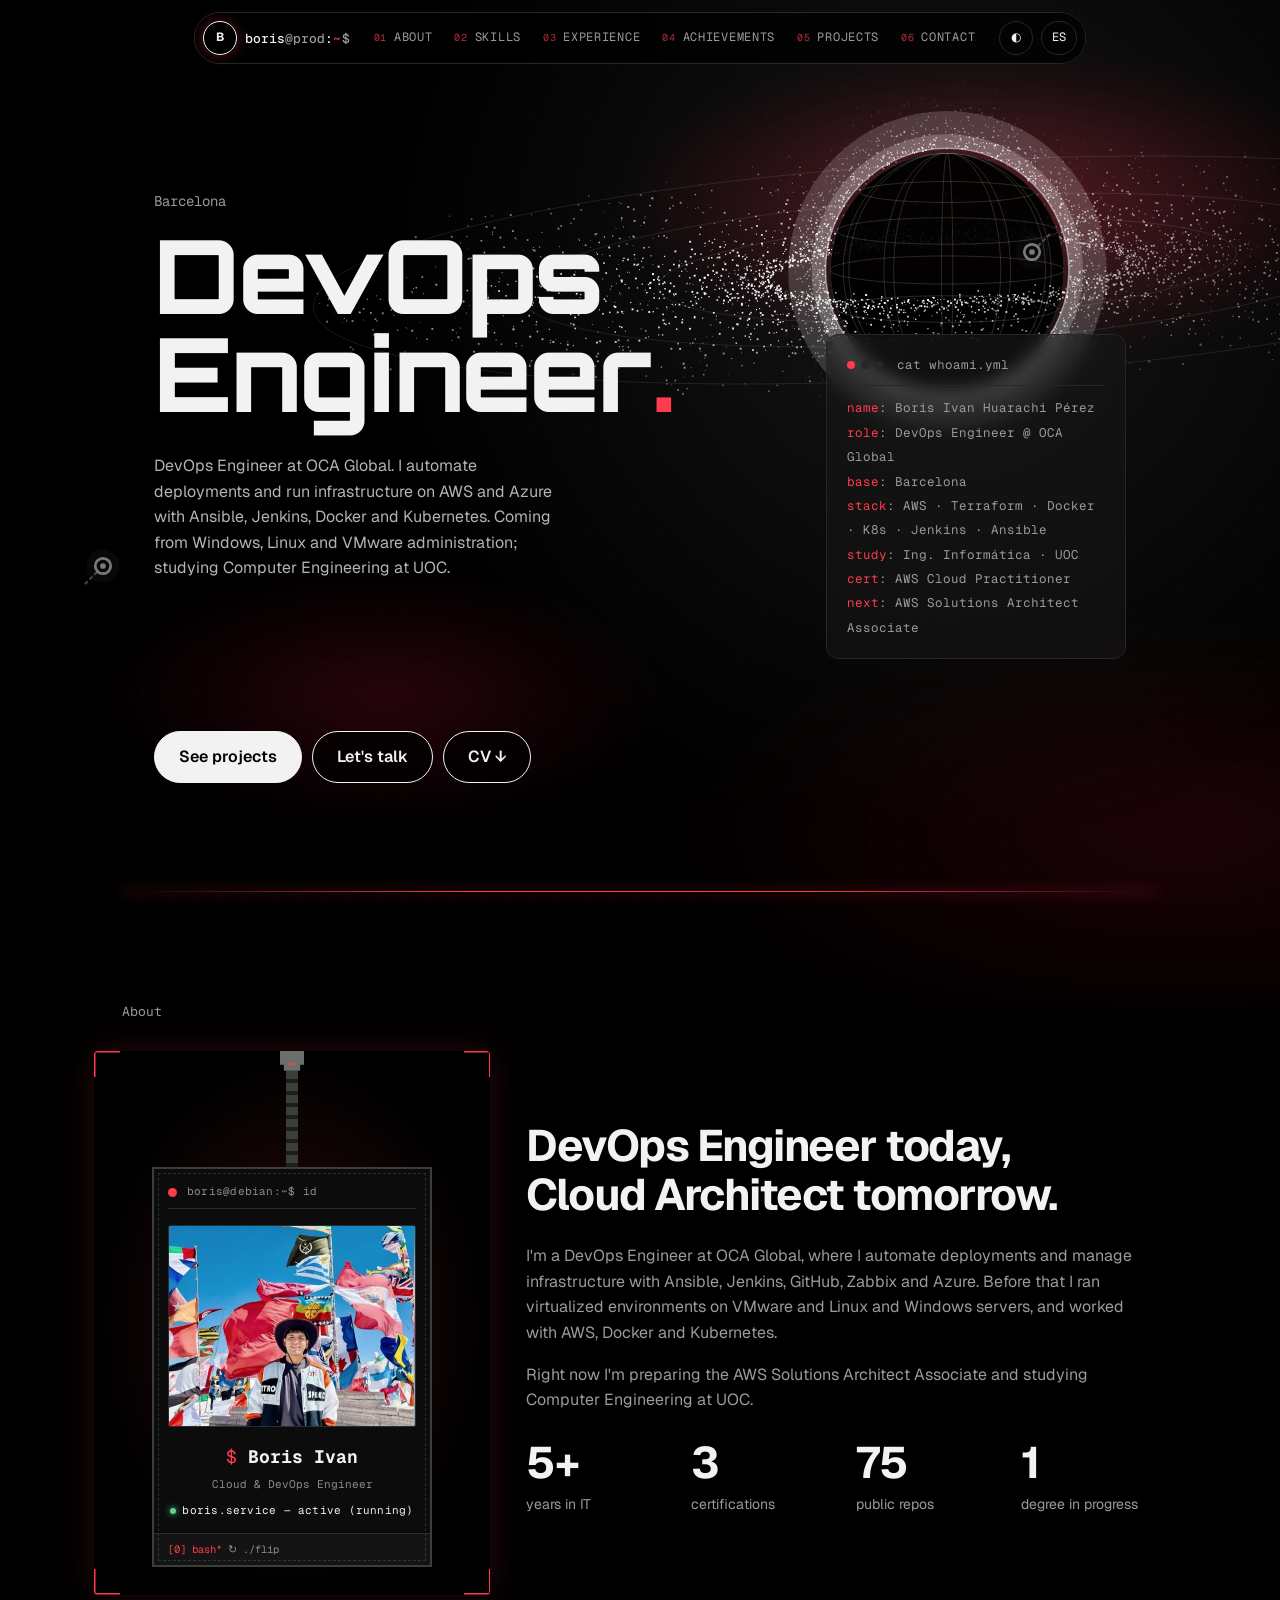
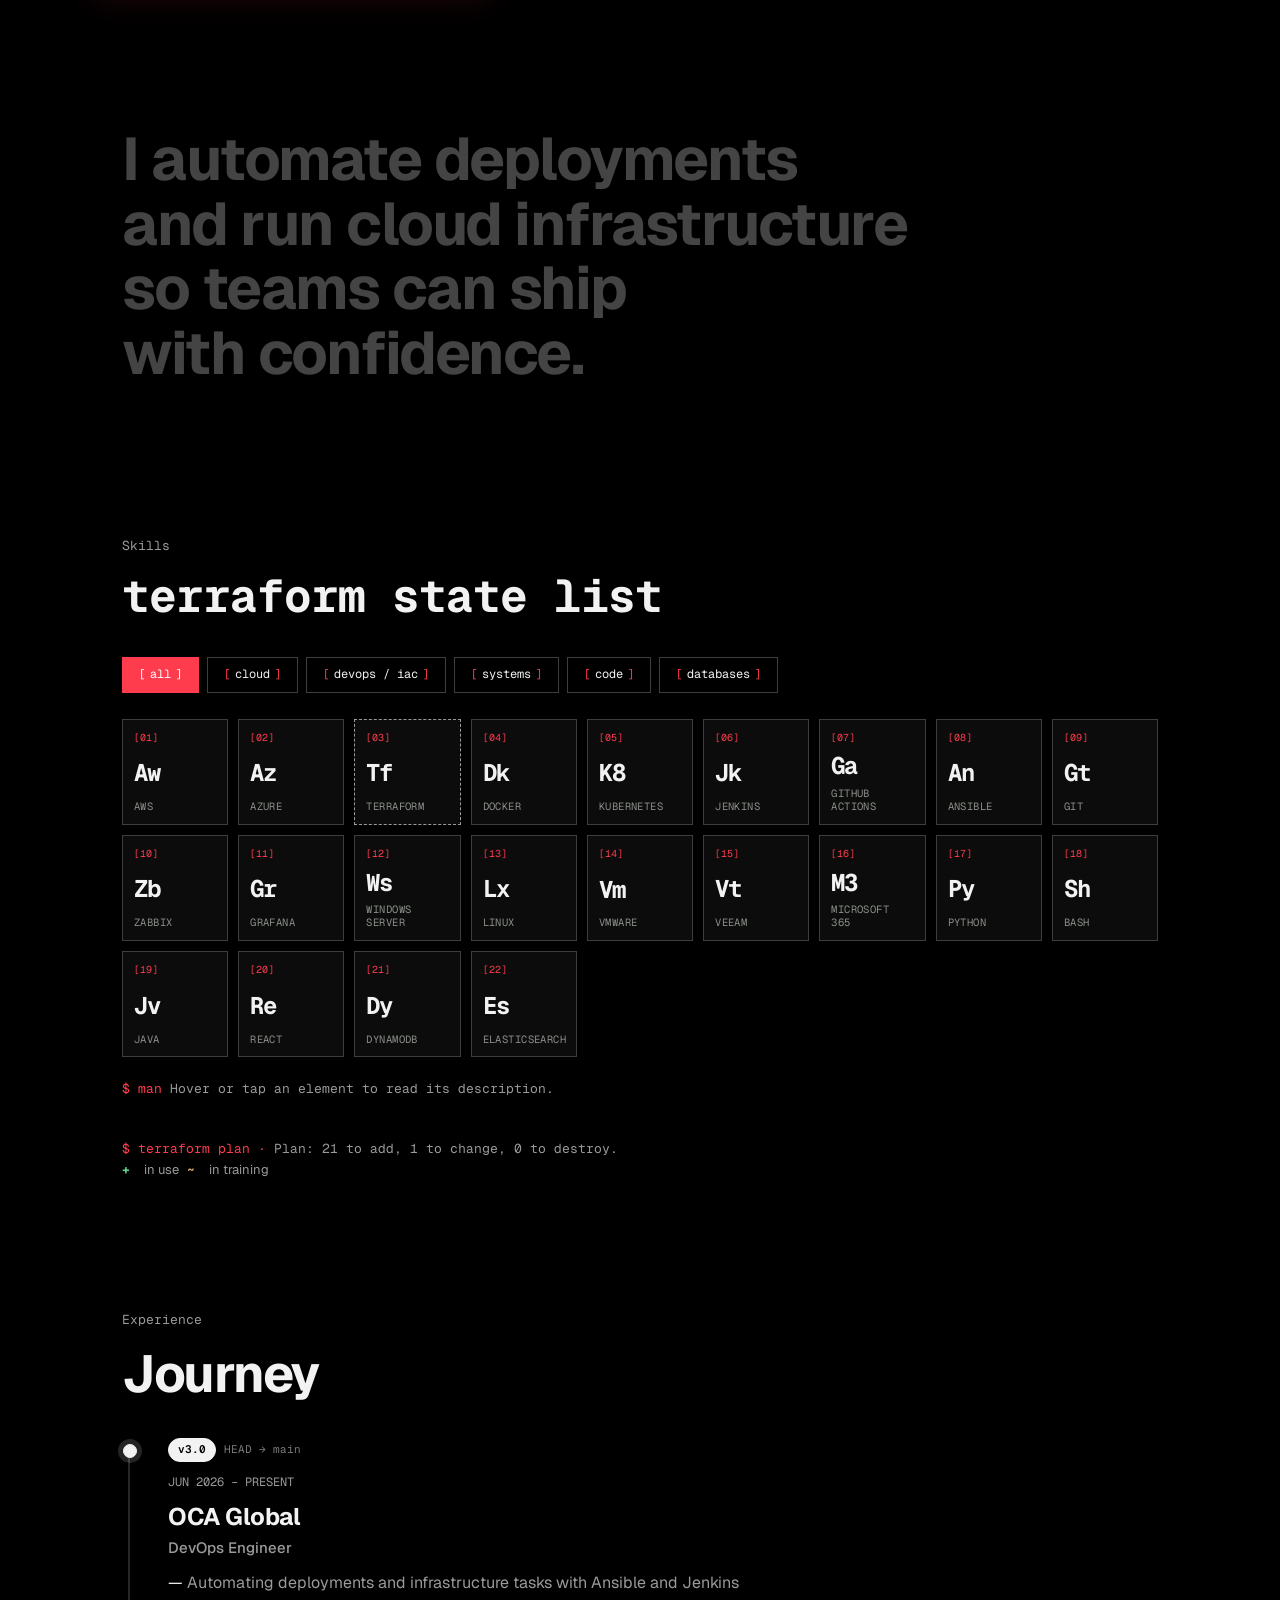
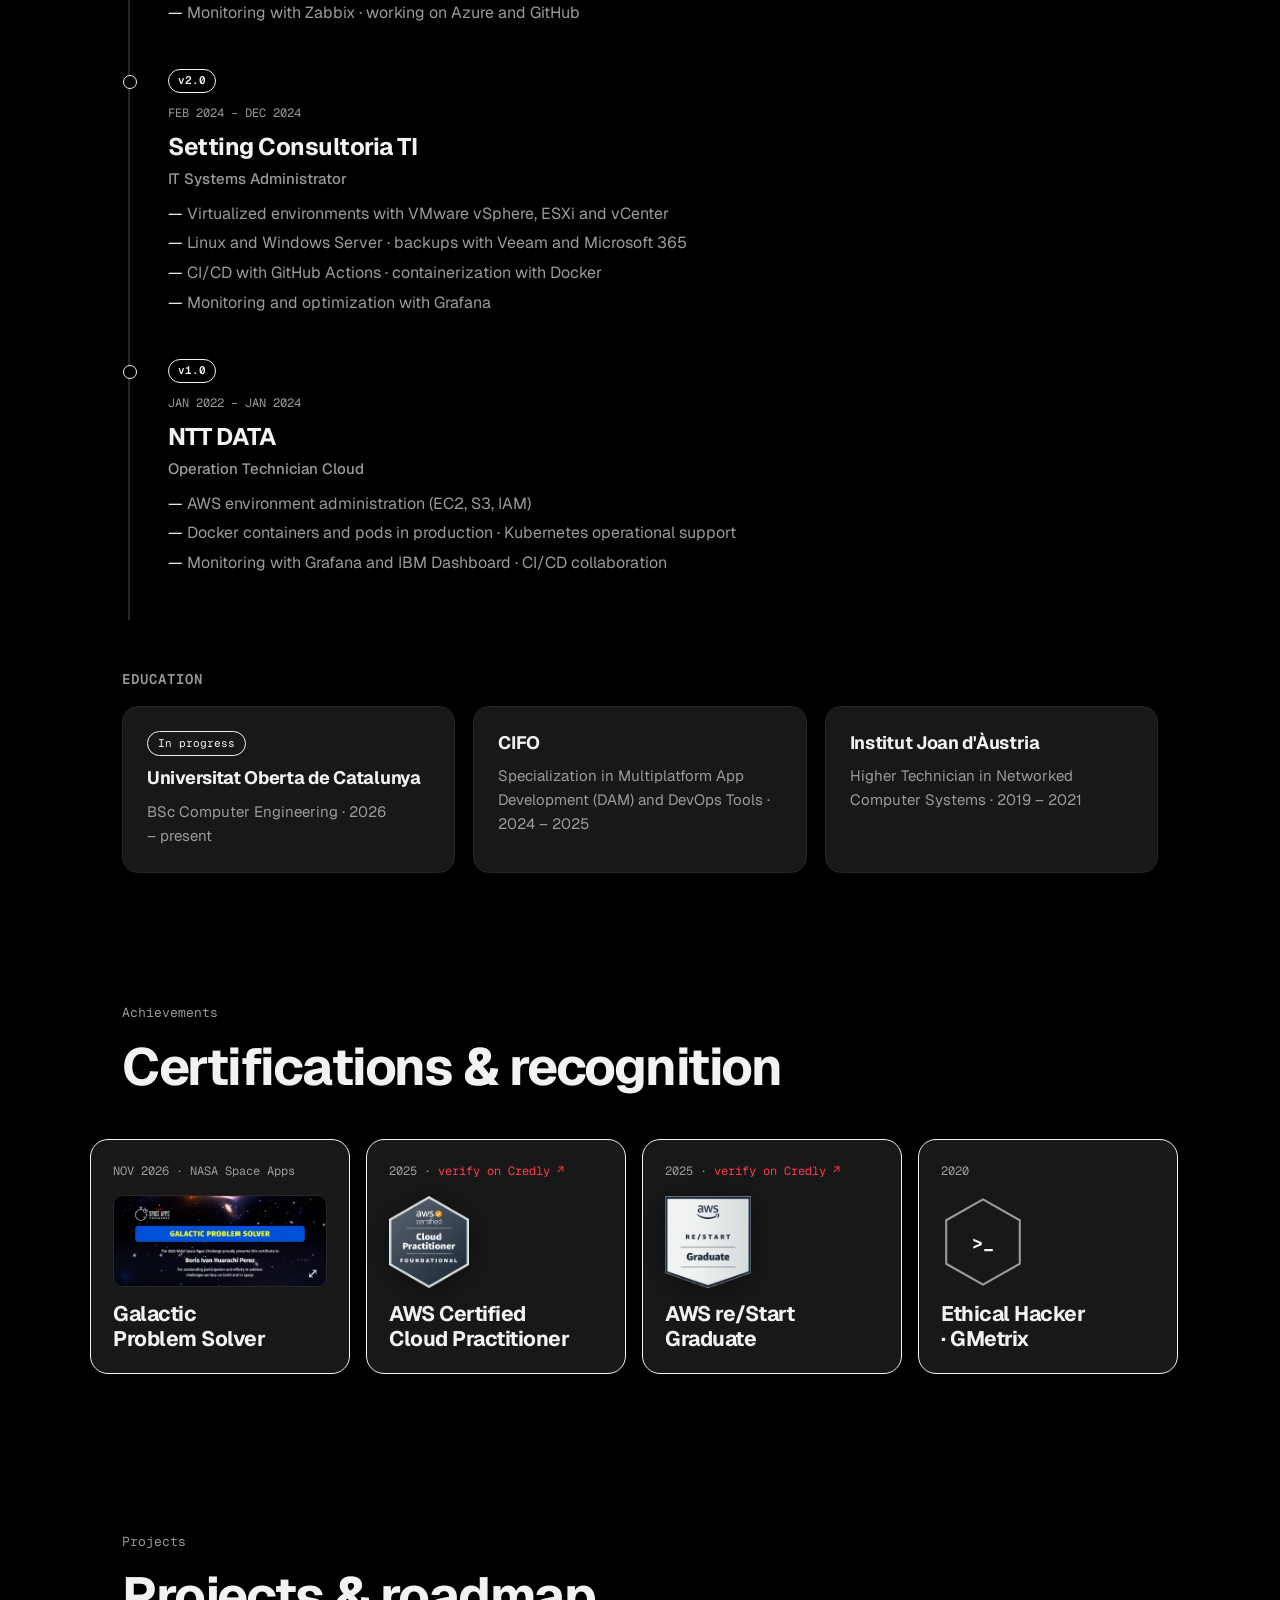
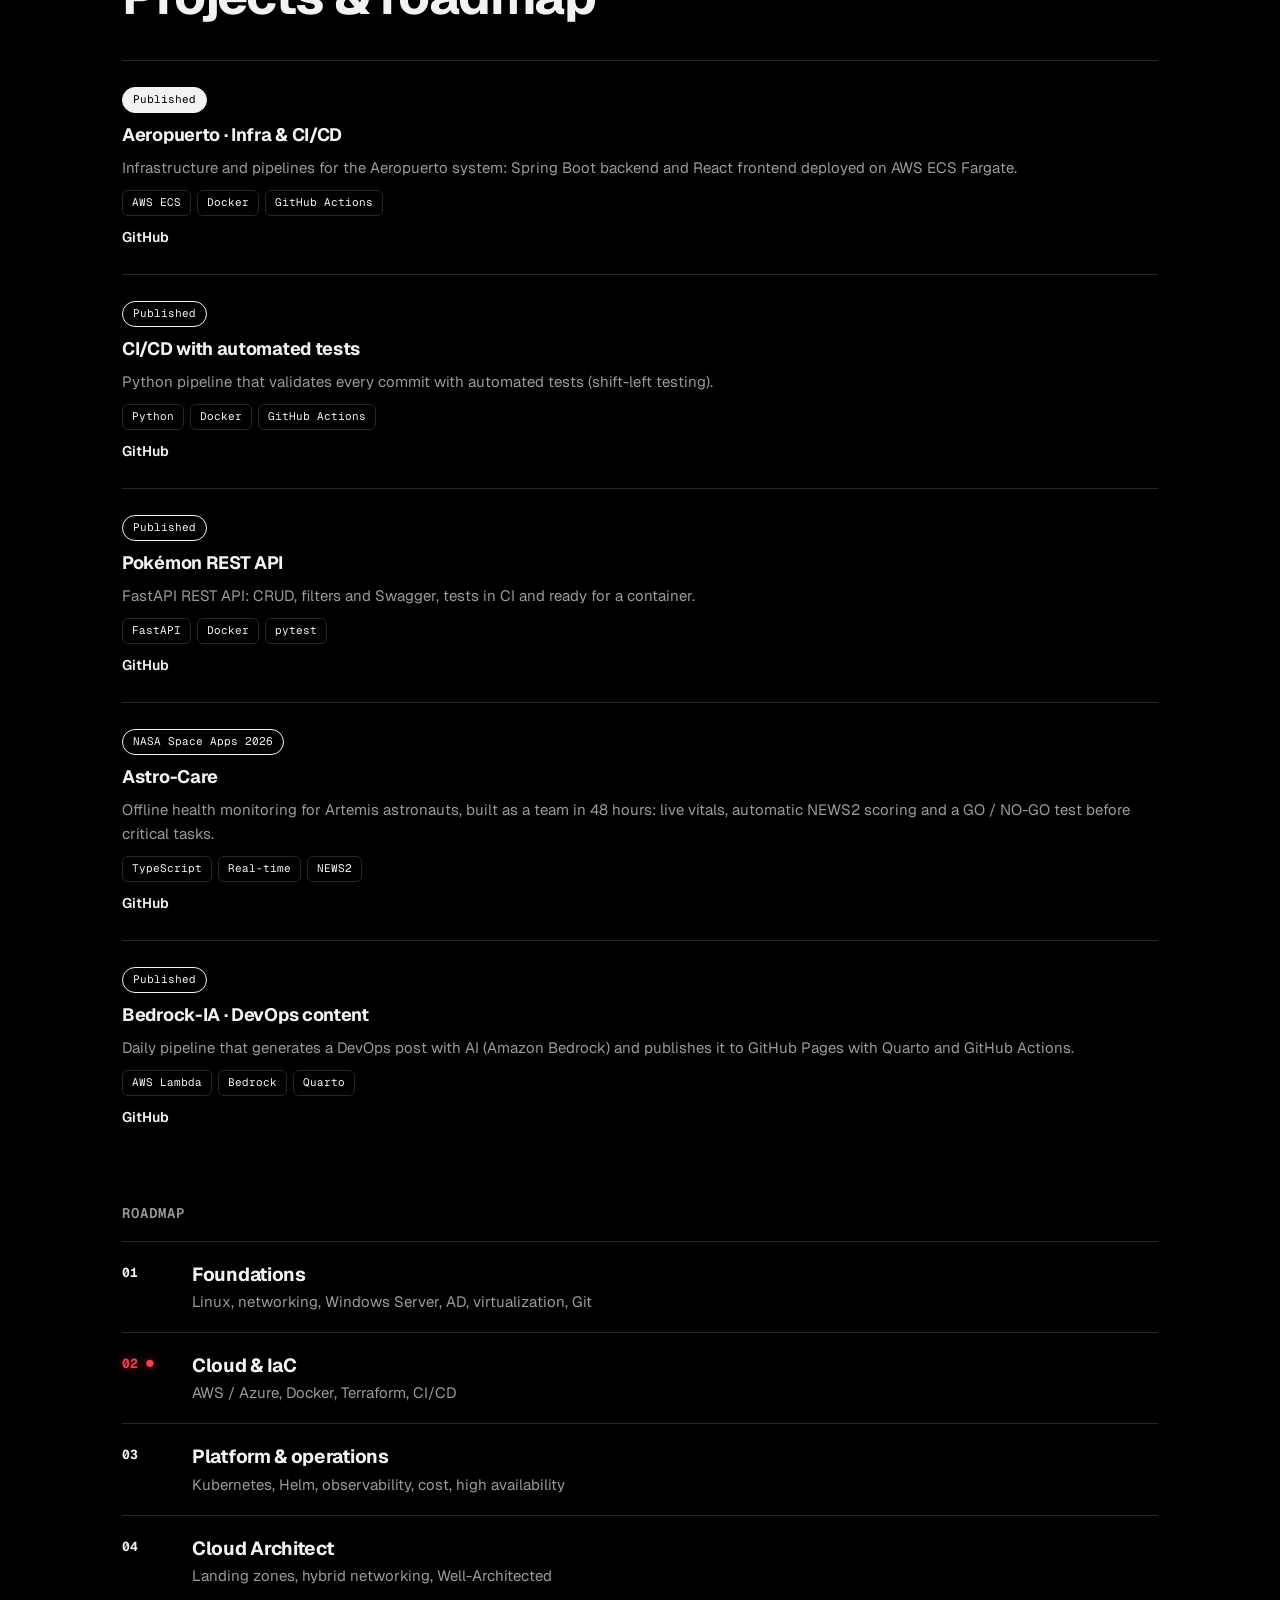
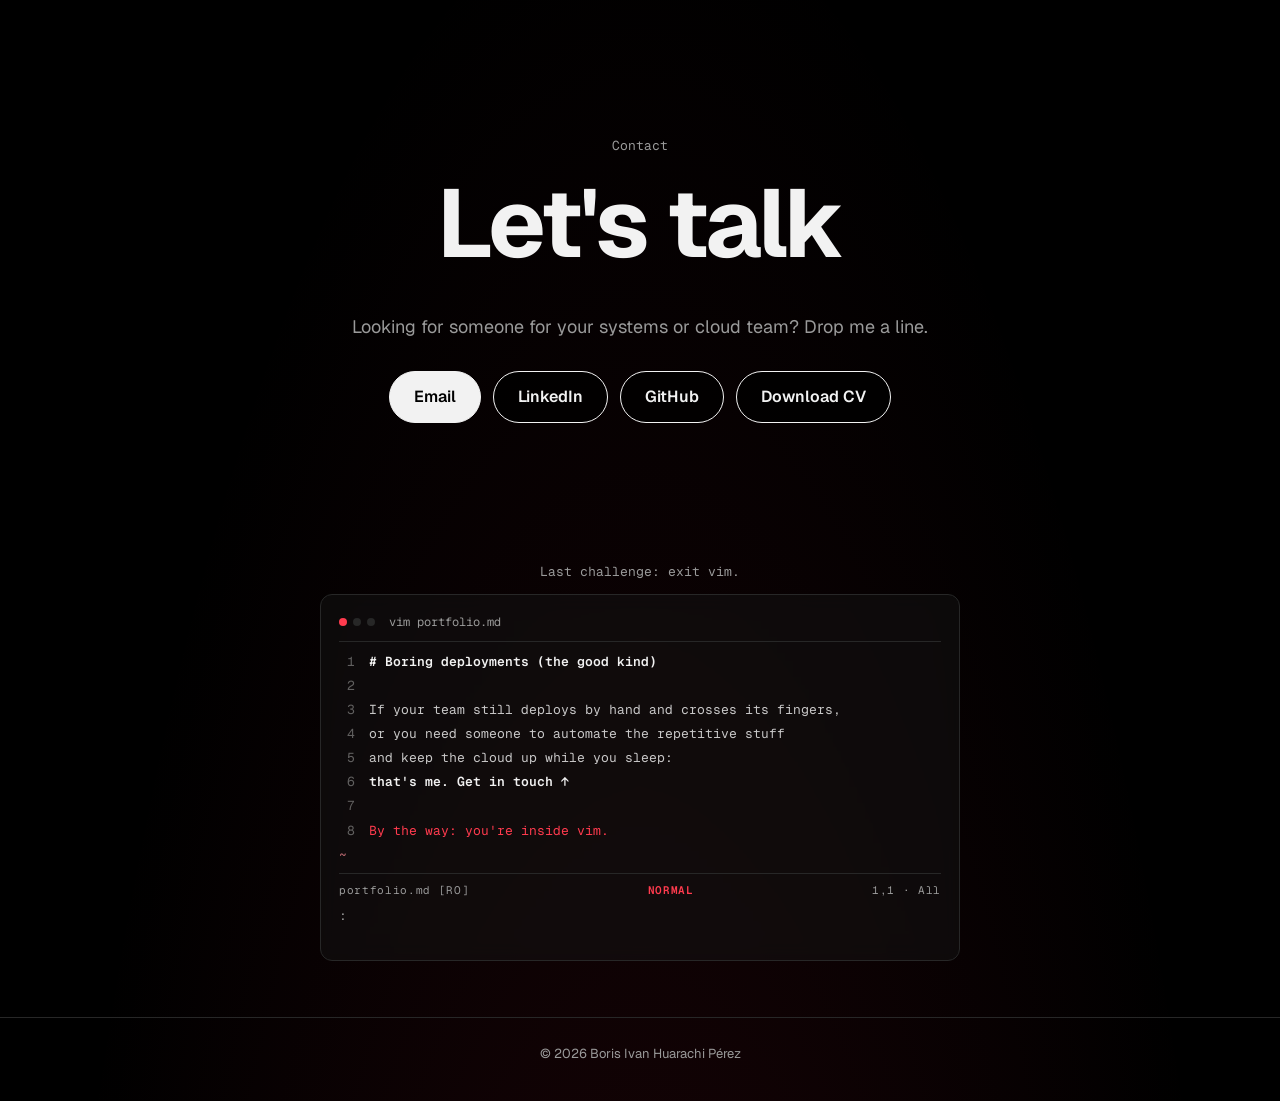
<file: index.html>
<!DOCTYPE html>
<html lang="es">
<head>
  <meta charset="UTF-8" />
  <meta name="viewport" content="width=device-width, initial-scale=1.0" />
  <title>Boris Huarachi — Cloud &amp; DevOps Engineer</title>
  <meta name="description" content="Portafolio de Boris Ivan Huarachi Pérez — Cloud &amp; DevOps Engineer camino a Cloud Architect." />
  <link rel="icon" href="favicon.ico" sizes="any" />
  <link rel="icon" href="favicon.svg" type="image/svg+xml" />
  <link rel="preconnect" href="https://fonts.googleapis.com" />
  <link rel="preconnect" href="https://fonts.gstatic.com" crossorigin />
  <link rel="canonical" href="https://borisdevops.com/" />
  <meta name="theme-color" content="#000000" />
  <meta name="color-scheme" content="dark light" />
  <link rel="apple-touch-icon" href="assets/apple-touch-icon.png" />
  <meta property="og:title" content="Boris Huarachi — Cloud &amp; DevOps Engineer" />
  <meta property="og:description" content="DevOps Engineer en OCA Global, camino a Cloud Architect." />
  <meta property="og:type" content="website" />
  <meta property="og:url" content="https://borisdevops.com/" />
  <meta property="og:image" content="https://borisdevops.com/assets/og.png" />
  <meta property="og:image:width" content="1200" />
  <meta property="og:image:height" content="630" />
  <meta property="og:image:alt" content="Boris Huarachi — DevOps Engineer" />
  <meta property="og:locale" content="es_ES" />
  <meta property="og:locale:alternate" content="en_US" />
  <meta name="twitter:card" content="summary_large_image" />
  <script type="application/ld+json">{"@context":"https://schema.org","@type":"Person","name":"Boris Ivan Huarachi Pérez","jobTitle":"DevOps Engineer","worksFor":{"@type":"Organization","name":"OCA Global"},"address":{"@type":"PostalAddress","addressLocality":"Barcelona","addressCountry":"ES"},"url":"https://borisdevops.com/","sameAs":["https://github.com/borizSam","https://www.linkedin.com/in/boris-ivan-huarachi-perez-859638219"]}</script>
  <link rel="preload" as="style" href="https://fonts.googleapis.com/css2?family=Geist:wght@400;500;600;700&family=Geist+Mono:wght@400;600&family=Orbitron:wght@800&display=swap" />
  <link rel="stylesheet" href="https://fonts.googleapis.com/css2?family=Geist:wght@400;500;600;700&family=Geist+Mono:wght@400;600&family=Orbitron:wght@800&display=swap" media="print" onload="this.media='all'" />
  <noscript><link rel="stylesheet" href="https://fonts.googleapis.com/css2?family=Geist:wght@400;500;600;700&family=Geist+Mono:wght@400;600&family=Orbitron:wght@800&display=swap" /></noscript>
  <link rel="stylesheet" href="styles.css?v=64" />
  <script>try{var d=document.documentElement;if(sessionStorage.getItem("intro"))d.classList.add("no-intro");d.dataset.theme=sessionStorage.getItem("pf-theme")||"dark"}catch(e){document.documentElement.dataset.theme="dark"}</script>
</head>
<body>
  <!-- ¿Leyendo el código fuente? Buen instinto. Escribe "sudo" en cualquier parte de la página. · Reading the source? Good instinct. Type "sudo" anywhere on the page. -->
  <div class="intro" id="intro" role="status" aria-label="Cargando" data-i18n-label="a.loading">
    <canvas class="intro-field" id="intro-field" aria-hidden="true"></canvas>
    <div class="intro-hud" aria-hidden="true">
      <span class="ih ih-tl">BORIS HUARACHI <i>/ DEVOPS ENGINEER</i></span>
      <span class="ih ih-tr"><span id="intro-stage">00 — PROVISION</span><b><span id="intro-pct">000</span> / 100</b></span>
      <span class="ih ih-bl">REQ/S <b id="intro-rps">0</b></span>
      <span class="ih ih-br">tty1 · 41.39°N 2.17°E · BARCELONA</span>
    </div>
  </div>
  <div class="nebula" aria-hidden="true"></div>
  <canvas class="cursor-field" id="cursor-field" aria-hidden="true"></canvas>
  <canvas class="scene" id="scene" aria-hidden="true"></canvas>
  <div class="cur-ring" id="cur-ring" aria-hidden="true"></div>
  <div class="cur-dot" id="cur-dot" aria-hidden="true"></div>
    <a class="skip" href="#top" data-i18n="skip">Saltar al contenido</a>
  <header class="nav" id="nav">
    <a class="logo" href="#top" aria-label="Boris — inicio" data-i18n-label="a.home"><span class="mark">B</span><span class="who" aria-hidden="true">boris<span class="host">@prod</span>:<span class="path" id="nav-path">~</span><span class="dl">$</span></span></a>
    <nav id="menu" aria-label="Secciones" data-i18n-label="a.sections">
      <a href="#about" data-i18n="nav.about">Sobre mí</a>
      <a href="#skills" data-i18n="nav.skills">Skills</a>
      <a href="#experience" data-i18n="nav.exp">Experiencia</a>
      <a href="#achievements" data-i18n="nav.ach">Logros</a>
      <a href="#projects" data-i18n="nav.proj">Proyectos</a>
      <a href="#contact" data-i18n="nav.contact">Contacto</a>
      <span class="nav-ind" id="nav-ind" aria-hidden="true"></span>
    </nav>
    <div class="nav-actions">
      <button id="theme-btn" class="ghost" aria-label="Cambiar tema claro/oscuro" data-i18n-label="a.theme">◐</button>
      <button id="lang-btn" class="ghost" aria-label="Switch to English" data-i18n-label="a.lang">EN</button>
      <button id="menu-btn" class="ghost menu-btn" aria-label="Menú" data-i18n-label="a.menu" aria-expanded="false" aria-controls="menu"><i></i><i></i></button>
    </div>
  </header>

  <main id="top">
    <!-- HERO -->
    <section class="hero" id="hero">
      <!-- Hidden easter egg: two loose commits that look like stars in the sky; merge them -->
      <button class="egg-half egg-l" id="egg-l" type="button" data-i18n-label="egg.half" aria-label="Un commit suelto: arrástralo hasta el otro para hacer merge"></button>
      <button class="egg-half egg-r" id="egg-r" type="button" data-i18n-label="egg.half" aria-label="Un commit suelto: arrástralo hasta el otro para hacer merge"></button>

      <div class="hero-text">
        <p class="eyebrow" data-i18n="hero.eyebrow">Barcelona</p>
        <h1>DevOps<br />Engineer<span class="dot">.</span></h1>
        <p class="lead" data-i18n="hero.lead">DevOps Engineer en OCA Global. Automatizo despliegues y opero infraestructura en AWS y Azure con Ansible, Jenkins, Docker y Kubernetes. Vengo de administrar sistemas Windows, Linux y VMware, y estudio Ingeniería Informática en la UOC.</p>
      </div>
      <div class="hero-cta">
        <a class="btn solid" href="#projects" data-i18n="hero.work">Ver proyectos</a>
        <div class="row">
          <a class="btn" href="#contact" data-i18n="hero.contact">Hablemos</a>
          <a class="btn" href="assets/Boris-Ivan-Huarachi-Perez-CV.pdf" download="Boris-Ivan-Huarachi-Perez-CV.pdf" data-i18n="cv.short">CV ↓</a>
        </div>
      </div>
      <aside class="hero-panel" aria-label="Resumen" data-i18n-label="a.summary">
        <div class="hp-head"><i></i><i></i><i></i><span>cat whoami.yml</span></div>
        <p><span class="k">name</span>: Boris Ivan Huarachi Pérez</p>
        <p><span class="k">role</span>: DevOps Engineer @ OCA Global</p>
        <p><span class="k">base</span>: Barcelona</p>
        <p><span class="k">stack</span>: AWS · Terraform · Docker · K8s · Jenkins · Ansible</p>
        <p><span class="k">study</span>: Ing. Informática · UOC</p>
        <p><span class="k">cert</span>: AWS Cloud Practitioner</p>
        <p><span class="k">next</span>: AWS Solutions Architect Associate</p>
      </aside>
    </section>

    <!-- ABOUT -->
    <section id="about" class="block">
      <p class="tag"><span data-i18n="nav.about">Sobre mí</span></p>
      <div class="about">
        <div class="id-wrap">
          <div class="lanyard" aria-hidden="true"></div>
          <button class="id-card" id="id-card" aria-label="Girar tarjeta" data-i18n-label="a.flip" aria-pressed="false">
            <span class="id-inner">
              <span class="id-face id-front">
                <span class="id-top"><i></i><b>boris@debian:~$ id</b></span>
                <span class="id-photo"><img id="id-img" src="assets/boris-foto.webp?v=2" alt="Foto de Boris" width="246" height="206" loading="lazy" decoding="async" /></span>
                <span class="id-name">Boris Ivan</span>
                <span class="id-sub">Cloud &amp; DevOps Engineer</span>
                <span class="id-svc"><i></i>boris.service — active (running)</span>
                <span class="id-hint" data-i18n="id.hint">↻ ./flip</span>
              </span>
              <span class="id-face id-back">
                <span class="id-top"><i></i><b>PROFILE</b></span>
                <dl>
                  <dt data-i18n="id.role">Rol</dt><dd>DevOps Engineer</dd>
                  <dt data-i18n="id.at">Empresa</dt><dd>OCA Global</dd>
                  <dt data-i18n="id.loc">Ubicación</dt><dd>Barcelona</dd>
                  <dt data-i18n="id.study">Estudio</dt><dd>Ing. Informática · UOC</dd>
                  <dt data-i18n="id.langs">Idiomas</dt><dd>ES · EN</dd>
                  <dt data-i18n="id.next">Siguiente</dt><dd>AWS Solutions Architect</dd>
                </dl>
                <q data-i18n="id.quote">Siempre aprendiendo, siempre construyendo.</q>
              </span>
            </span>
          </button>
        </div>
        <div>
          <h2 data-i18n="about.title">DevOps Engineer hoy, Cloud Architect mañana.</h2>
          <p data-i18n="about.p1">Soy DevOps Engineer en OCA Global, donde automatizo despliegues y gestiono infraestructura con Ansible, Jenkins, GitHub, Zabbix y Azure. Antes administré entornos virtualizados con VMware y servidores Linux y Windows, y trabajé con AWS, Docker y Kubernetes.</p>
          <p data-i18n="about.p2">Ahora mismo preparo la AWS Solutions Architect Associate y estudio Ingeniería Informática en la UOC.</p>
          <ul class="stats">
            <li><b>5+</b><span data-i18n="st.years">años en IT</span></li>
            <li><b>3</b><span data-i18n="st.certs">certificaciones</span></li>
            <li><b id="repo-count">75</b><span data-i18n="st.repos">repos públicos</span></li>
            <li><b>1</b><span data-i18n="st.degree">grado en curso</span></li>
          </ul>
        </div>
      </div>
    </section>

    <!-- TAGLINE -->
    <section class="block tagline" aria-label="Tagline">
      <p class="tagline-text" id="tagline" data-i18n="tagline">Automatizo despliegues y opero infraestructura en la nube para que los equipos entreguen con confianza.</p>
    </section>

    <!-- SKILLS -->
    <section id="skills" class="block">
      <p class="tag">Skills</p>
      <h2 data-i18n="sk.title">terraform state list</h2>
      <div class="filters" id="filters" role="group" aria-label="Filtrar skills" data-i18n-label="a.filter"></div>
      <div class="periodic" id="periodic"></div>
      <p class="desc" id="sk-desc" aria-live="polite" data-i18n="sk.hint">Pasa el cursor o toca un elemento para ver su descripción.</p>
      <p class="tfplan" id="tfplan" aria-live="polite"></p>
      <p class="legend"><span class="tfsym add">+</span><span data-i18n="sk.use">en uso</span> <span class="tfsym chg">~</span><span data-i18n="sk.train">en entrenamiento</span></p>
    </section>

    <!-- EXPERIENCE -->
    <section id="experience" class="block">
      <p class="tag"><span data-i18n="nav.exp">Experiencia</span></p>
      <h2 data-i18n="exp.title">Recorrido</h2>
      <ol class="timeline">
        <li class="current">
          <p class="git"><b>v3.0</b><span class="ref">HEAD → main</span></p>
          <time data-i18n="w3.date">JUN 2026 – ACTUALIDAD</time>
          <h3>OCA Global <small data-i18n="w3.role">DevOps Engineer</small></h3>
          <ul>
            <li data-i18n="w3.a">Automatización de despliegues y tareas de infraestructura con Ansible y Jenkins</li>
            <li data-i18n="w3.b">Monitorización con Zabbix · trabajo sobre Azure y GitHub</li>
          </ul>
        </li>
        <li>
          <p class="git"><b>v2.0</b></p>
          <time data-i18n="w2.date">FEB 2024 – DIC 2024</time>
          <h3>Setting Consultoria TI <small data-i18n="w2.role">Administrador de sistemas de TI</small></h3>
          <ul>
            <li data-i18n="w2.a">Entornos virtualizados con VMware vSphere, ESXi y vCenter</li>
            <li data-i18n="w2.b">Servidores Linux y Windows Server · backups con Veeam y Microsoft 365</li>
            <li data-i18n="w2.c">CI/CD con GitHub Actions · contenerización con Docker</li>
            <li data-i18n="w2.d">Monitorización y optimización con Grafana</li>
          </ul>
        </li>
        <li>
          <p class="git"><b>v1.0</b></p>
          <time data-i18n="w1.date">ENE 2022 – ENE 2024</time>
          <h3>NTT DATA <small data-i18n="w1.role">Operation Technician Cloud</small></h3>
          <ul>
            <li data-i18n="w1.a">Administración de entornos AWS (EC2, S3, IAM)</li>
            <li data-i18n="w1.b">Contenedores Docker y pods en producción · soporte operativo en Kubernetes</li>
            <li data-i18n="w1.c">Monitorización con Grafana e IBM Dashboard · colaboración en CI/CD</li>
          </ul>
        </li>
      </ol>

      <h3 class="sub" data-i18n="edu.title">Formación</h3>
      <div class="grid3">
        <div class="card"><span class="pill" data-i18n="badge.progress">En curso</span><h4>Universitat Oberta de Catalunya</h4><p data-i18n="edu.uoc">Grado en Ingeniería Informática · 2026 – actualidad</p></div>
        <div class="card"><h4>CIFO</h4><p data-i18n="edu.cifo">Especialización en Desarrollo de Aplicaciones Multiplataforma (DAM) y DevOps Tools · 2024 – 2025</p></div>
        <div class="card"><h4>Institut Joan d'Àustria</h4><p data-i18n="edu.fp">Técnico Superior en Sistemas Informáticos en Red · 2019 – 2021</p></div>
      </div>
    </section>

    <!-- ACHIEVEMENTS -->
    <section id="achievements" class="block wide">
      <div class="inner">
        <p class="tag"><span data-i18n="nav.ach">Logros</span></p>
        <h2 data-i18n="ach.title">Certificaciones y reconocimientos</h2>
      </div>
      <div class="scroller" id="scroller">
        <div class="ach ach-nasa">
          <span>NOV 2026 · NASA Space Apps</span>
          <button class="ach-thumb" id="cert-open" type="button" aria-haspopup="dialog" aria-label="Ver certificado" data-i18n-label="cert.view"><img src="assets/nasa-cert-thumb.webp?v=2" alt="" width="480" height="371" loading="lazy" decoding="async" /></button>
          <h3>Galactic Problem Solver</h3>
        </div>
        <a class="ach" href="https://www.credly.com/badges/f8e4d3f9-4c8d-47b8-8ab7-e62d70e32cbc/public_url" target="_blank" rel="noopener"><span>2025 · <em data-i18n="cert.verify">verificar en Credly ↗</em></span><img class="ach-badge" src="assets/aws-ccp.webp" alt="" width="173" height="200" loading="lazy" decoding="async" /><h3>AWS Certified Cloud Practitioner</h3></a>
        <a class="ach" href="https://www.credly.com/badges/a2490168-e110-43ed-85c0-f87fcea667ea/public_url" target="_blank" rel="noopener"><span>2025 · <em data-i18n="cert.verify">verificar en Credly ↗</em></span><img class="ach-badge" src="assets/aws-restart.webp" alt="" width="188" height="200" loading="lazy" decoding="async" /><h3>AWS re/Start Graduate</h3></a>
        <div class="ach"><span>2020</span><svg class="ach-emblem" viewBox="0 0 100 110" aria-hidden="true"><path d="M50 4L94 29V81L50 106L6 81V29Z"/><text x="50" y="63">&gt;_</text></svg><h3>Ethical Hacker · GMetrix</h3></div>
        <div class="ach next"><span data-i18n="cert.next">PRÓXIMO OBJETIVO</span><svg class="ach-emblem pending" viewBox="0 0 100 110" aria-hidden="true"><path d="M50 4L94 29V81L50 106L6 81V29Z"/><text x="50" y="63">SAA</text></svg><h3>AWS Solutions Architect Associate</h3></div>
      </div>
    </section>

    <!-- PROJECTS -->
    <section id="projects" class="block">
      <p class="tag"><span data-i18n="nav.proj">Proyectos</span></p>
      <h2 data-i18n="q.title">Proyectos y roadmap</h2>
      <div class="grid3">
        <article class="card"><span class="pill dark" data-i18n="q.done">Publicado</span><h3 data-i18n="qa.title">Aeropuerto · Infra &amp; CI/CD</h3><p data-i18n="qa.desc">Infraestructura y pipelines del sistema Aeropuerto: backend Spring Boot y frontend React desplegados en AWS ECS Fargate.</p><div class="chips"><span>AWS ECS</span><span>Docker</span><span>GitHub Actions</span></div><a class="link" href="https://github.com/borizSam/Aeropuerto-infra" target="_blank" rel="noopener">GitHub</a></article>
        <article class="card"><span class="pill" data-i18n="q.done">Publicado</span><h3 data-i18n="qb.title">CI/CD con tests automáticos</h3><p data-i18n="qb.desc">Pipeline en Python que valida cada commit con tests automáticos (shift-left testing).</p><div class="chips"><span>Python</span><span>Docker</span><span>GitHub Actions</span></div><a class="link" href="https://github.com/borizSam/ci-cd-python-test-automation" target="_blank" rel="noopener">GitHub</a></article>
        <article class="card"><span class="pill" data-i18n="q.done">Publicado</span><h3 data-i18n="qc.title">API REST de Pokémon</h3><p data-i18n="qc.desc">API con FastAPI: CRUD, filtros y Swagger, tests en CI y lista para contenedor.</p><div class="chips"><span>FastAPI</span><span>Docker</span><span>pytest</span></div><a class="link" href="https://github.com/borizSam/pokemon-fastapi" target="_blank" rel="noopener">GitHub</a></article>
        <article class="card"><span class="pill" data-i18n="q.hack">NASA Space Apps 2026</span><h3 data-i18n="qd.title">Astro-Care</h3><p data-i18n="qd.desc">Monitorización de salud offline para astronautas Artemis, hecha en equipo en 48 horas: constantes en tiempo real, NEWS2 automático y un test GO / NO-GO antes de cada tarea crítica.</p><div class="chips"><span>TypeScript</span><span data-i18n="chip.rt">Tiempo real</span><span>NEWS2</span></div><a class="link" href="https://github.com/borizSam/astro-care" target="_blank" rel="noopener">GitHub</a></article>
        <article class="card"><span class="pill" data-i18n="q.done">Publicado</span><h3 data-i18n="qe.title">Bedrock-IA · contenido DevOps</h3><p data-i18n="qe.desc">Pipeline diario que genera un post DevOps con IA (Amazon Bedrock) y lo publica en GitHub Pages con Quarto y GitHub Actions.</p><div class="chips"><span>AWS Lambda</span><span>Bedrock</span><span>Quarto</span></div><a class="link" href="https://github.com/borizSam/quarto-bedrock" target="_blank" rel="noopener">GitHub</a></article>
      </div>

      <h3 class="sub" data-i18n="q.roadmap">Roadmap</h3>
      <ol class="roadmap">
        <li class="done"><b>01</b><div><strong data-i18n="rm1.t">Fundamentos</strong><p data-i18n="rm1.d">Linux, redes, Windows Server, AD, virtualización, Git</p></div></li>
        <li class="now"><b>02</b><div><strong data-i18n="rm2.t">Nube &amp; IaC</strong><p data-i18n="rm2.d">AWS / Azure, Docker, Terraform, CI/CD</p></div></li>
        <li><b>03</b><div><strong data-i18n="rm3.t">Plataforma &amp; operación</strong><p data-i18n="rm3.d">Kubernetes, Helm, observabilidad, costes, alta disponibilidad</p></div></li>
        <li><b>04</b><div><strong data-i18n="rm4.t">Cloud Architect</strong><p data-i18n="rm4.d">Landing zones, redes híbridas, Well-Architected</p></div></li>
      </ol>
    </section>

    <!-- CONTACT -->
    <section id="contact" class="block contact">
      <p class="tag"><span data-i18n="nav.contact">Contacto</span></p>
      <h2 data-i18n="c.title">¿Hablamos?</h2>
      <p class="lead" data-i18n="c.lead">¿Buscas a alguien para tu equipo de sistemas o cloud? Escríbeme.</p>
      <div class="cta center">
        <a class="btn solid" href="mailto:bhuarachiperez@gmail.com">Email</a>
        <a class="btn" href="https://www.linkedin.com/in/boris-ivan-huarachi-perez-859638219" target="_blank" rel="noopener">LinkedIn</a>
        <a class="btn" href="https://github.com/borizSam" target="_blank" rel="noopener">GitHub</a>
        <a class="btn" href="assets/Boris-Ivan-Huarachi-Perez-CV.pdf" download="Boris-Ivan-Huarachi-Perez-CV.pdf" data-i18n="cv">Descargar CV</a>
      </div>
    </section>
  </main>

  <!-- Last puzzle, in plain sight: you are inside vim. Get out (:q!). -->
  <section class="vim" id="vim" aria-labelledby="vim-ask">
    <p class="vim-ask" id="vim-ask" data-i18n="vim.ask">Último reto: sal de vim.</p>
    <div class="vim-win" id="vim-win">
      <div class="hp-head vim-head" aria-hidden="true"><i></i><i></i><i></i><span id="vim-title">vim portfolio.md</span></div>
      <div class="vim-edit" id="vim-edit">
        <div class="vim-buf" aria-hidden="true">
          <p class="h"><b>1</b><span data-i18n="vim.l1"># Despliegues aburridos (de los buenos)</span></p>
          <p><b>2</b></p>
          <p><b>3</b><span data-i18n="vim.l3">Si tu equipo aún despliega a mano y cruza los dedos,</span></p>
          <p><b>4</b><span data-i18n="vim.l4">o buscas a alguien que automatice lo repetitivo</span></p>
          <p><b>5</b><span data-i18n="vim.l5">y mantenga la nube en pie mientras duermes:</span></p>
          <p class="me"><b>6</b><span data-i18n="vim.l6">ese soy yo. Escríbeme ↑</span></p>
          <p><b>7</b></p>
          <p class="pss"><b>8</b><span data-i18n="vim.l8">Por cierto: estás dentro de vim.</span></p>
          <p class="vt">~</p>
        </div>
        <div class="vim-status" aria-hidden="true"><span>portfolio.md [RO]</span><span class="vim-mode" id="vim-mode">NORMAL</span><span>1,1 · All</span></div>
        <form class="vim-cmd" id="vim-form"><input id="vim-in" type="text" autocomplete="off" autocapitalize="off" autocorrect="off" spellcheck="false" enterkeyhint="go" placeholder=":" aria-label="Comando de vim" data-i18n-label="vim.label" /></form>
        <p class="vim-msg" id="vim-msg" role="status" aria-live="polite"></p>
      </div>
      <div class="vim-ok" id="vim-ok" hidden>
        <p class="vim-ok-t"><span class="ok">✓</span> <span id="vim-time"></span></p>
        <p class="vim-ok-s" data-i18n="vim.ok">Hay gente que lleva años intentándolo.</p>
      </div>
    </div>
    <blockquote class="sky-quote vim-quote" id="vim-quote" hidden><q data-i18n="sky.quote">Talk is cheap. Show me the code.</q><cite data-i18n="sky.cite">— Linus Torvalds</cite></blockquote>
  </section>

  <footer class="footer">© 2026 Boris Ivan Huarachi Pérez</footer>

  <!-- NASA Space Apps certificate, full size -->
  <dialog class="cert-dlg" id="cert-dlg" aria-label="Certificado Galactic Problem Solver, NASA Space Apps Challenge 2026" data-i18n-label="cert.dlg">
    <div class="cert-stage" id="cert-stage">
      <div class="cert-frame">
        <button class="cert-close" id="cert-close" type="button" aria-label="Cerrar" data-i18n-label="egg.close"><kbd aria-hidden="true">esc</kbd><svg viewBox="0 0 16 16" aria-hidden="true"><path d="M4 4l8 8M12 4l-8 8" /></svg></button>
        <figure class="cert-card" id="cert-card">
          <img src="assets/nasa-cert.webp?v=2" alt="Certificado Galactic Problem Solver, NASA Space Apps Challenge 2026, a nombre de Boris Ivan Huarachi Pérez" width="1056" height="816" loading="lazy" decoding="async" />
          <span class="cert-glare" id="cert-glare" aria-hidden="true"></span>
        </figure>
      </div>
    </div>
  </dialog>

  <!-- Hidden terminal: type "sudo" on the page, press ` or Ctrl+Alt+T, or tap the logo 5 times -->
  <dialog class="term" id="term" aria-labelledby="term-title">
    <div class="term-bar"><i></i><i></i><i></i><span id="term-title">visitor@borizsam: ~</span><button class="term-x" id="term-x" type="button" aria-label="Cerrar" data-i18n-label="egg.close">✕</button></div>
    <div class="term-out" id="term-out" role="log" aria-live="polite"></div>
    <form class="term-line" id="term-form"><label for="term-in"><b>visitor@borizsam</b>:~$</label><input id="term-in" type="text" autocomplete="off" autocapitalize="off" autocorrect="off" spellcheck="false" enterkeyhint="send" /></form>
  </dialog>

  <!-- Easter egg reward -->
  <div class="egg-reveal" id="egg-reveal" role="dialog" aria-modal="true" aria-labelledby="egg-quote" hidden>
    <button class="ghost egg-close" id="egg-close" data-i18n-label="egg.close" aria-label="Cerrar">✕</button>
    <svg class="egg-ribbon" viewBox="0 -10 100 150" aria-label="Lazo negro de luto" role="img"><defs><linearGradient id="rb" gradientUnits="userSpaceOnUse" x1="20" y1="0" x2="80" y2="140"><stop offset="0" stop-color="#6a6a6a"/><stop offset=".45" stop-color="#262626"/><stop offset="1" stop-color="#0a0a0a"/></linearGradient><clipPath id="rbc"><polygon points="0,-10 100,-10 100,140 76,140 68,130 60,140 40,140 32,130 24,140 0,140"/></clipPath></defs><g clip-path="url(#rbc)" fill="none" stroke-linejoin="round"><path id="rbp" d="M32 136C38 104 44 84 50 64C56 44 72 28 66 12C60-2 38-2 34 12C28 28 44 44 50 64C56 84 62 104 68 136" stroke="url(#rb)" stroke-width="15"/><path d="M50 64C56 84 62 104 68 136" stroke="url(#rb)" stroke-width="15"/></g></svg>
    <div class="egg-card">
      <pre class="egg-term" aria-hidden="true"><span style="--i:0"><b>boris@prod</b>:~$ git merge feature/imagine</span><span style="--i:1">Merge made by the 'ort' strategy.</span><span style="--i:2"> ats.md | 1 <em>+</em></span><span style="--i:3"><b>boris@prod</b>:~$ cat ats.md</span></pre>
      <p class="egg-quote" id="egg-quote" data-i18n="egg.quote">Si puedes imaginarlo, puedes programarlo.</p>
      <a class="btn solid egg-link" href="https://www.youtube.com/channel/UC7QoKU6bj1QbXQuNIjan82Q" target="_blank" rel="noopener">▶ Programación ATS</a>
      <p class="egg-sig" aria-hidden="true">$ echo "gracias por enseñarnos a imaginar" <i class="caret"></i></p>
    </div>
  </div>
  <script src="intro.js?v=53" defer></script>
  <script src="script.js?v=54" defer></script>
  <script src="scenes.js?v=8" defer></script>
</body>
</html>
</file>
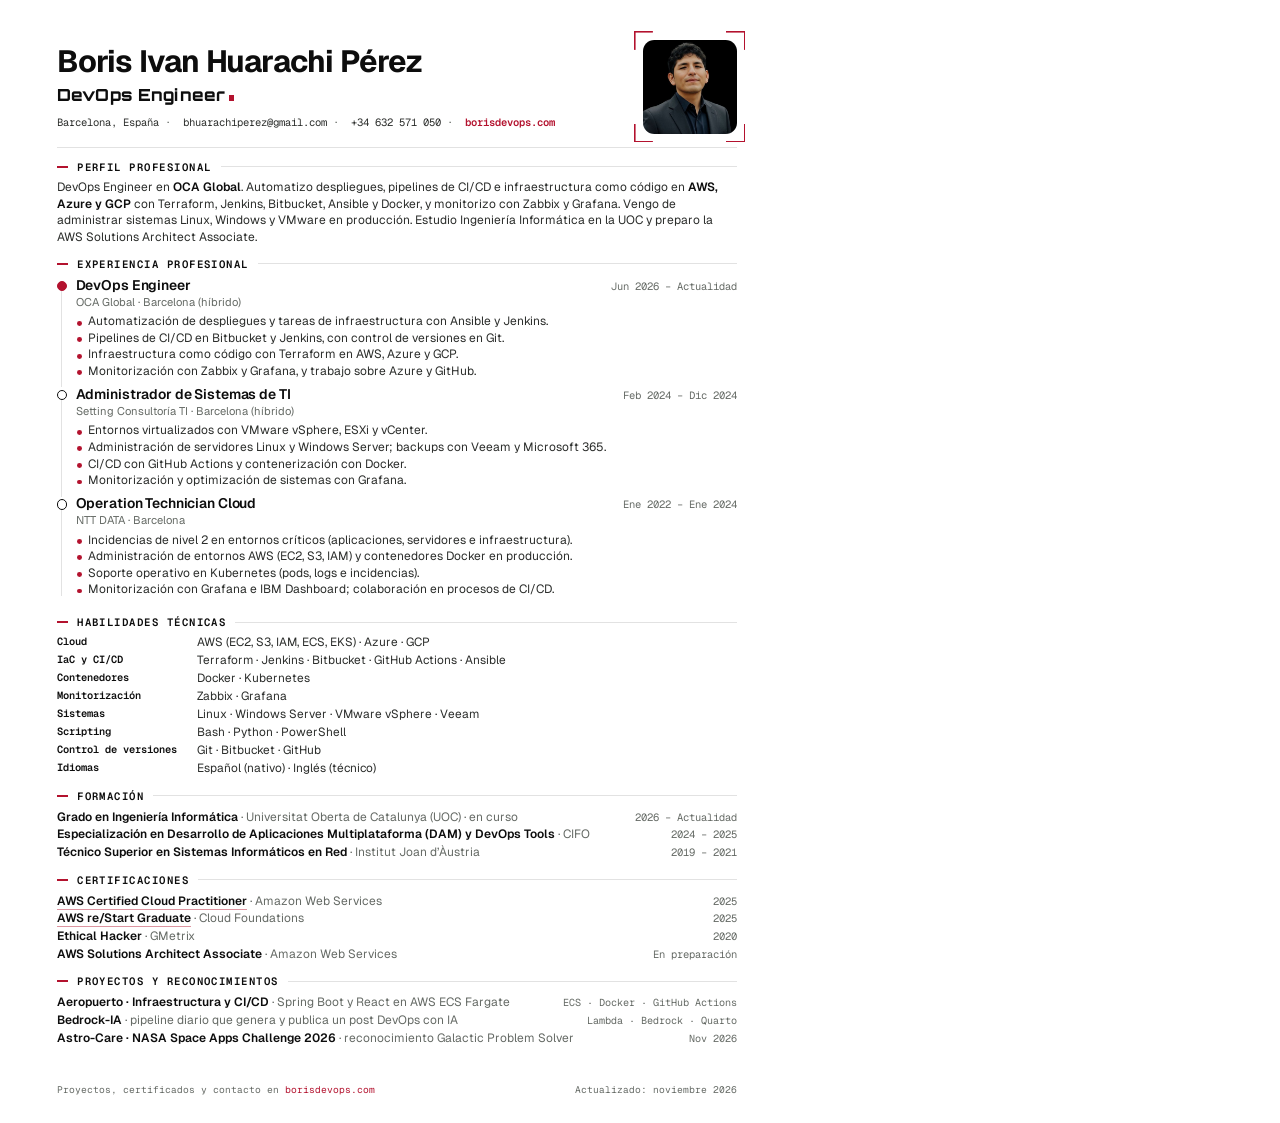
<file: cv/cv.html>
<!DOCTYPE html>
<html lang="es">
<head>
  <meta charset="UTF-8" />
  <title>Boris Ivan Huarachi Pérez — DevOps Engineer — CV</title>
  <meta name="author" content="Boris Ivan Huarachi Pérez" />
  <meta name="robots" content="noindex" />
  <!-- Source of assets/Boris-Ivan-Huarachi-Perez-CV.pdf (A4, one page, printed with Chromium).
       ATS-friendly on purpose: one column, real text in reading order, standard section names,
       no symbols inside job titles. The website's look lives only in CSS (colours, lines, dots). -->
  <link rel="preconnect" href="https://fonts.googleapis.com" />
  <link rel="preconnect" href="https://fonts.gstatic.com" crossorigin />
  <link href="https://fonts.googleapis.com/css2?family=Geist:wght@400;500;600;700&family=Geist+Mono:wght@400;500;600&family=Orbitron:wght@800&display=block" rel="stylesheet" />
  <style>
    @page { size: A4; margin: 0; }
    :root { --ink: #0d0d0d; --text: #2b2d2b; --muted: #656a65; --line: #e2e2e2; --accent: #b3122e; --mono: "Geist Mono", ui-monospace, monospace; --sans: "Geist", system-ui, sans-serif; }
    * { box-sizing: border-box; margin: 0; padding: 0; }
    html, body { background: #fff; }
    body { width: 210mm; min-height: 297mm; padding: 10.5mm 15mm 12mm; font: 9pt/1.38 var(--sans); color: var(--text); -webkit-print-color-adjust: exact; print-color-adjust: exact; position: relative; }
    a { color: inherit; text-decoration: none; }
    header, section { position: relative; }   /* everything positioned → paint order = reading order in the PDF text */

    /* ---------- header ---------- */
    header { display: grid; grid-template-columns: 1fr auto; gap: 8mm; align-items: center; padding-bottom: 3.4mm; border-bottom: 1px solid var(--line); }
    h1 { font: 700 23pt/1.05 var(--sans); letter-spacing: -.6pt; color: var(--ink); }
    .role { margin-top: 1.8mm; font: 800 12.5pt "Orbitron", var(--sans); letter-spacing: .2pt; color: var(--ink); }
    .role::after { content: ""; display: inline-block; width: 1.5mm; height: 1.5mm; margin-left: .8mm; background: var(--accent); }   /* the site's red dot, drawn (not a character) */
    .contact { margin-top: 2.8mm; font: 7.9pt var(--mono); color: var(--text); white-space: nowrap; }
    .contact span:not(:last-child)::after { content: "·"; margin: 0 1.6mm; color: var(--muted); }
    .contact .web { color: var(--accent); font-weight: 600; }
    .photo { position: relative; width: 25mm; height: 25mm; }
    .photo img { display: block; width: 100%; height: 100%; object-fit: cover; border-radius: 3mm; }
    .photo::before { content: ""; position: absolute; inset: -2.2mm; pointer-events: none;
      background:
        linear-gradient(var(--accent), var(--accent)) top left / 5mm 1.2pt no-repeat, linear-gradient(var(--accent), var(--accent)) top left / 1.2pt 5mm no-repeat,
        linear-gradient(var(--accent), var(--accent)) top right / 5mm 1.2pt no-repeat, linear-gradient(var(--accent), var(--accent)) top right / 1.2pt 5mm no-repeat,
        linear-gradient(var(--accent), var(--accent)) bottom left / 5mm 1.2pt no-repeat, linear-gradient(var(--accent), var(--accent)) bottom left / 1.2pt 5mm no-repeat,
        linear-gradient(var(--accent), var(--accent)) bottom right / 5mm 1.2pt no-repeat, linear-gradient(var(--accent), var(--accent)) bottom right / 1.2pt 5mm no-repeat; }

    /* ---------- sections (standard names for ATS; the red bar is decoration) ---------- */
    section { margin-top: 3.1mm; }
    h2 { display: flex; align-items: center; gap: 2.4mm; margin-bottom: 1.4mm; font: 600 8pt var(--mono); letter-spacing: 1.1pt; text-transform: uppercase; color: var(--ink); }
    h2::before { content: ""; width: 3mm; height: 1.4pt; background: var(--accent); }
    h2::after { content: ""; flex: 1; height: 1px; background: var(--line); }
    .lead strong { color: var(--ink); font-weight: 600; }

    /* experience: git-graph line drawn with CSS only */
    .job { position: relative; padding-left: 5mm; padding-bottom: 1.5mm; }
    .job::before { content: ""; position: absolute; left: 1.1mm; top: 2.2mm; bottom: -.6mm; width: 1px; background: var(--line); }
    .job:last-child::before { bottom: 2mm; }
    .job::after { content: ""; position: absolute; left: 0; top: 1.3mm; width: 2.2mm; height: 2.2mm; border-radius: 50%; border: 1.2pt solid var(--ink); background: #fff; }
    .job.now::after { background: var(--accent); border-color: var(--accent); }
    .jh, .row { display: flex; justify-content: space-between; align-items: baseline; gap: 4mm; }
    h3 { font: 600 10.4pt var(--sans); color: var(--ink); letter-spacing: -.1pt; }
    .when { font: 7.9pt var(--mono); color: var(--muted); white-space: nowrap; }
    .where { font-size: 8.4pt; color: var(--muted); margin: .2mm 0 .8mm; }
    ul { list-style: none; }
    li { position: relative; padding-left: 3.4mm; }
    li::before { content: ""; position: absolute; left: .4mm; top: .62em; width: 1.3mm; height: 1.3mm; border-radius: 50%; background: var(--accent); }

    /* skills: label + list, two pairs per row */
    .skills { display: grid; grid-template-columns: 34mm 1fr; gap: .3mm 3mm; }
    .skills dt { font: 600 7.8pt/1.62 var(--mono); color: var(--ink); }
    .skills dd { font-size: 8.9pt; }
    .lines .row { padding: .15mm 0; }
    .lines strong { color: var(--ink); font-weight: 600; }
    .lines .sub { color: var(--muted); }
    .lines a strong { border-bottom: 1px solid color-mix(in srgb, var(--accent) 45%, transparent); }
    .proj .row span:first-child { min-width: 0; }
    .proj .stack { font: 7.6pt var(--mono); color: var(--muted); white-space: nowrap; }

    footer { position: absolute; left: 15mm; right: 15mm; bottom: 7mm; display: flex; justify-content: space-between; font: 7.2pt var(--mono); color: var(--muted); }
    footer a { color: var(--accent); }
  </style>
</head>
<body>
  <header>
    <div>
      <h1>Boris Ivan Huarachi Pérez</h1>
      <p class="role">DevOps Engineer</p>
      <p class="contact">
        <span>Barcelona, España</span>
        <span><a href="mailto:bhuarachiperez@gmail.com">bhuarachiperez@gmail.com</a></span>
        <span><a href="tel:+34632571050">+34 632 571 050</a></span>
        <span><a class="web" href="https://borisdevops.com">borisdevops.com</a></span>
      </p>
    </div>
    <div class="photo"><img src="foto-cv.jpg" alt="Boris Ivan Huarachi Pérez" /></div>
  </header>

  <section>
    <h2>Perfil profesional</h2>
    <p class="lead">DevOps Engineer en <strong>OCA Global</strong>. Automatizo despliegues, pipelines de CI/CD e infraestructura como código en <strong>AWS, Azure y GCP</strong> con Terraform, Jenkins, Bitbucket, Ansible y Docker, y monitorizo con Zabbix y Grafana. Vengo de administrar sistemas Linux, Windows y VMware en producción. Estudio Ingeniería Informática en la UOC y preparo la AWS Solutions Architect Associate.</p>
  </section>

  <section>
    <h2>Experiencia profesional</h2>
    <div class="job now">
      <div class="jh"><h3>DevOps Engineer</h3><span class="when">Jun 2026 – Actualidad</span></div>
      <p class="where">OCA Global · Barcelona (híbrido)</p>
      <ul>
        <li>Automatización de despliegues y tareas de infraestructura con Ansible y Jenkins.</li>
        <li>Pipelines de CI/CD en Bitbucket y Jenkins, con control de versiones en Git.</li>
        <li>Infraestructura como código con Terraform en AWS, Azure y GCP.</li>
        <li>Monitorización con Zabbix y Grafana, y trabajo sobre Azure y GitHub.</li>
      </ul>
    </div>
    <div class="job">
      <div class="jh"><h3>Administrador de Sistemas de TI</h3><span class="when">Feb 2024 – Dic 2024</span></div>
      <p class="where">Setting Consultoría TI · Barcelona (híbrido)</p>
      <ul>
        <li>Entornos virtualizados con VMware vSphere, ESXi y vCenter.</li>
        <li>Administración de servidores Linux y Windows Server; backups con Veeam y Microsoft 365.</li>
        <li>CI/CD con GitHub Actions y contenerización con Docker.</li>
        <li>Monitorización y optimización de sistemas con Grafana.</li>
      </ul>
    </div>
    <div class="job">
      <div class="jh"><h3>Operation Technician Cloud</h3><span class="when">Ene 2022 – Ene 2024</span></div>
      <p class="where">NTT DATA · Barcelona</p>
      <ul>
        <li>Incidencias de nivel 2 en entornos críticos (aplicaciones, servidores e infraestructura).</li>
        <li>Administración de entornos AWS (EC2, S3, IAM) y contenedores Docker en producción.</li>
        <li>Soporte operativo en Kubernetes (pods, logs e incidencias).</li>
        <li>Monitorización con Grafana e IBM Dashboard; colaboración en procesos de CI/CD.</li>
      </ul>
    </div>
  </section>

  <section>
    <h2>Habilidades técnicas</h2>
    <dl class="skills">
      <dt>Cloud</dt><dd>AWS (EC2, S3, IAM, ECS, EKS) · Azure · GCP</dd>
      <dt>IaC y CI/CD</dt><dd>Terraform · Jenkins · Bitbucket · GitHub Actions · Ansible</dd>
      <dt>Contenedores</dt><dd>Docker · Kubernetes</dd>
      <dt>Monitorización</dt><dd>Zabbix · Grafana</dd>
      <dt>Sistemas</dt><dd>Linux · Windows Server · VMware vSphere · Veeam</dd>
      <dt>Scripting</dt><dd>Bash · Python · PowerShell</dd>
      <dt>Control de versiones</dt><dd>Git · Bitbucket · GitHub</dd>
      <dt>Idiomas</dt><dd>Español (nativo) · Inglés (técnico)</dd>
    </dl>
  </section>

  <section class="lines">
    <h2>Formación</h2>
    <div class="row"><span><strong>Grado en Ingeniería Informática</strong> <span class="sub">· Universitat Oberta de Catalunya (UOC) · en curso</span></span><span class="when">2026 – Actualidad</span></div>
    <div class="row"><span><strong>Especialización en Desarrollo de Aplicaciones Multiplataforma (DAM) y DevOps Tools</strong> <span class="sub">· CIFO</span></span><span class="when">2024 – 2025</span></div>
    <div class="row"><span><strong>Técnico Superior en Sistemas Informáticos en Red</strong> <span class="sub">· Institut Joan d’Àustria</span></span><span class="when">2019 – 2021</span></div>
  </section>

  <section class="lines">
    <h2>Certificaciones</h2>
    <div class="row"><span><a href="https://www.credly.com/badges/f8e4d3f9-4c8d-47b8-8ab7-e62d70e32cbc/public_url"><strong>AWS Certified Cloud Practitioner</strong></a> <span class="sub">· Amazon Web Services</span></span><span class="when">2025</span></div>
    <div class="row"><span><a href="https://www.credly.com/badges/a2490168-e110-43ed-85c0-f87fcea667ea/public_url"><strong>AWS re/Start Graduate</strong></a> <span class="sub">· Cloud Foundations</span></span><span class="when">2025</span></div>
    <div class="row"><span><strong>Ethical Hacker</strong> <span class="sub">· GMetrix</span></span><span class="when">2020</span></div>
    <div class="row"><span><strong>AWS Solutions Architect Associate</strong> <span class="sub">· Amazon Web Services</span></span><span class="when">En preparación</span></div>
  </section>

  <section class="lines proj">
    <h2>Proyectos y reconocimientos</h2>
    <div class="row"><span><strong>Aeropuerto · Infraestructura y CI/CD</strong> <span class="sub">· Spring Boot y React en AWS ECS Fargate</span></span><span class="stack">ECS · Docker · GitHub Actions</span></div>
    <div class="row"><span><strong>Bedrock-IA</strong> <span class="sub">· pipeline diario que genera y publica un post DevOps con IA</span></span><span class="stack">Lambda · Bedrock · Quarto</span></div>
    <div class="row"><span><strong>Astro-Care · NASA Space Apps Challenge 2026</strong> <span class="sub">· reconocimiento Galactic Problem Solver</span></span><span class="stack">Nov 2026</span></div>
  </section>

  <footer><span>Proyectos, certificados y contacto en <a href="https://borisdevops.com">borisdevops.com</a></span><span>Actualizado: noviembre 2026</span></footer>
</body>
</html>
</file>
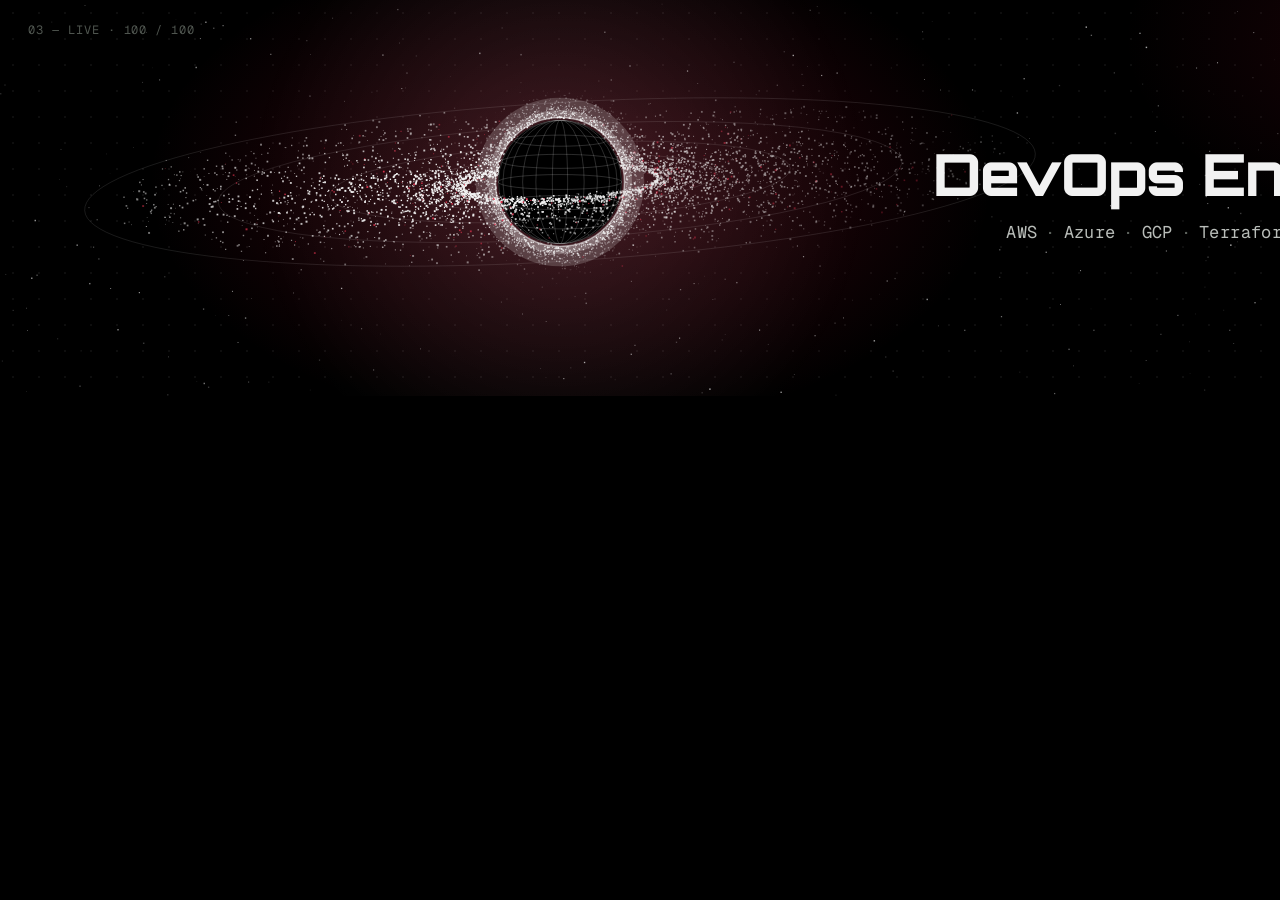
<file: cv/linkedin-banner.html>
<!DOCTYPE html>
<html lang="es">
<head>
  <meta charset="UTF-8" />
  <title>LinkedIn banner — Boris Huarachi</title>
  <meta name="robots" content="noindex" />
  <!-- Source of assets/linkedin-banner.png (1584×396, LinkedIn's banner size). Rendered with Chromium.
       The profile photo covers the bottom-left corner on LinkedIn, so that area stays empty. -->
  <link href="https://fonts.googleapis.com/css2?family=Geist:wght@400;600&family=Geist+Mono:wght@400;600&family=Orbitron:wght@800&display=block" rel="stylesheet" />
  <style>
    * { box-sizing: border-box; margin: 0; padding: 0; }
    html, body { width: 1584px; height: 396px; overflow: hidden; background: #000; }
    body { position: relative; font-family: "Geist", sans-serif; color: #f2f2f2;
      background:
        radial-gradient(ellipse 38% 90% at 36% 46%, rgba(179, 18, 46, .30), transparent 70%),
        radial-gradient(ellipse 30% 70% at 92% 10%, rgba(179, 18, 46, .16), transparent 70%),
        radial-gradient(rgba(255, 255, 255, .055) 1px, transparent 1px) 0 0 / 26px 26px,
        #000; }
    canvas { position: absolute; inset: 0; }
    .txt { position: absolute; right: 84px; top: 50%; transform: translateY(-50%); text-align: right; }
    .prompt { font: 600 15px "Geist Mono", monospace; color: #8a8f8a; letter-spacing: .02em; }
    .prompt b { color: #e0344f; font-weight: 600; }
    h1 { margin-top: 14px; font: 800 58px/1 "Orbitron", sans-serif; letter-spacing: -1px; }
    h1 i { display: inline-block; width: 13px; height: 13px; margin-left: 6px; background: #e0344f; }
    .stack { margin-top: 18px; font: 400 17px "Geist Mono", monospace; color: #b9bdb9; letter-spacing: .02em; }
    .stack span { color: #5c625c; margin: 0 8px; }
    .web { margin-top: 16px; font: 600 19px "Geist Mono", monospace; color: #e0344f; letter-spacing: .03em; }
    .web::before { content: "→ "; color: #8a8f8a; }
    .hud { position: absolute; font: 400 12px "Geist Mono", monospace; color: #4f554f; letter-spacing: .08em; }
    .hud.tr { top: 22px; right: 28px; }
    .hud.tl { top: 22px; left: 28px; }
  </style>
</head>
<body>
  <canvas id="c" width="1584" height="396"></canvas>
  <div class="hud tl">03 — LIVE · 100 / 100</div>
  <div class="hud tr">41.39°N 2.17°E · BARCELONA</div>
  <div class="txt">
    <p class="prompt"><b>boris@prod</b>:~$ whoami</p>
    <h1>DevOps Engineer<i></i></h1>
    <p class="stack">AWS<span>·</span>Azure<span>·</span>GCP<span>·</span>Terraform<span>·</span>Kubernetes<span>·</span>CI/CD</p>
    <p class="web">borisdevops.com</p>
  </div>
  <script>
    // Seeded random so the banner renders identically every time
    let seed = 20261123;
    const rnd = (a = 0, b = 1) => { seed = (seed * 1664525 + 1013904223) >>> 0; return a + (seed / 4294967296) * (b - a); };
    const gauss = () => { let u = 0; while (!u) u = rnd(); return Math.sqrt(-2 * Math.log(u)) * Math.cos(2 * Math.PI * rnd()); };
    const ctx = document.getElementById("c").getContext("2d");
    const W = 1584, H = 396, TAU = Math.PI * 2;
    // stars
    for (let i = 0; i < 420; i++) { ctx.globalAlpha = rnd(.12, .7); ctx.fillStyle = "#fff"; const s = rnd(.4, 1.5); ctx.fillRect(rnd(0, W), rnd(0, H), s, s); }
    // black hole, left of centre (clear of the profile photo's corner)
    const cx = 560, cy = 182, r = 62, sx = 1.2, sy = .2;
    const halo = ctx.createRadialGradient(cx, cy, r, cx, cy, r * 5);
    halo.addColorStop(0, "rgba(255,255,255,.08)"); halo.addColorStop(1, "rgba(255,255,255,0)");
    ctx.globalAlpha = 1; ctx.fillStyle = halo; ctx.fillRect(0, 0, W, H);
    ctx.strokeStyle = "rgba(255,255,255,.1)"; ctx.lineWidth = 1;
    for (const m of [2.1, 3.1, 4.6, 6.4]) { ctx.beginPath(); ctx.ellipse(cx, cy, r * m * sx, r * m * sy, -.06, 0, TAU); ctx.stroke(); }
    const disk = Array.from({ length: 5200 }, () => ({ R: 1.3 + Math.pow(rnd(), 2.2) * 4.6, a: rnd(0, TAU), y: gauss() * .05, s: rnd(.6, 2), red: rnd() < .05 }));
    const drawDisk = back => {
      for (const p of disk) {
        const s = Math.sin(p.a); if ((s < 0) !== back) continue;
        const x = cx + Math.cos(p.a) * p.R * r * sx, y = cy + (s * p.R * sy + p.y * p.R * .4) * r - Math.cos(p.a) * p.R * r * .06;
        const bright = (1.4 - p.R / 6) * (1 + .35 * -Math.cos(p.a));
        ctx.globalAlpha = Math.min(1, .8 * bright); ctx.fillStyle = p.red ? "#e0344f" : "#f2f2f2"; ctx.fillRect(x, y, p.s, p.s);
      }
      ctx.globalAlpha = 1;
    };
    drawDisk(true);
    ctx.fillStyle = "#000"; ctx.beginPath(); ctx.arc(cx, cy, r, 0, TAU); ctx.fill();
    ctx.save(); ctx.beginPath(); ctx.arc(cx, cy, r, 0, TAU); ctx.clip(); ctx.strokeStyle = "rgba(255,255,255,.17)";
    for (let i = 0; i < 6; i++) { const ph = (i / 6) * Math.PI + .4; ctx.beginPath(); ctx.ellipse(cx, cy, Math.abs(Math.cos(ph)) * r, r, 0, 0, TAU); ctx.stroke(); }
    for (let j = -2; j <= 2; j++) { const yy = cy + (j / 3) * r, ww = Math.sqrt(r * r - (yy - cy) ** 2); ctx.beginPath(); ctx.ellipse(cx, yy, ww, ww * .12, 0, 0, TAU); ctx.stroke(); }
    ctx.restore();
    ctx.strokeStyle = "rgba(255,255,255,.18)"; ctx.lineWidth = r * .32; ctx.beginPath(); ctx.arc(cx, cy, r * 1.2, 0, TAU); ctx.stroke();
    ctx.strokeStyle = "rgba(255,255,255,.24)"; ctx.lineWidth = r * .12; ctx.beginPath(); ctx.arc(cx, cy, r * 1.1, 0, TAU); ctx.stroke();
    for (let i = 0; i < 1800; i++) { const R = 1.04 + Math.abs(gauss()) * .2, a = rnd(0, TAU); ctx.globalAlpha = Math.max(.15, 1 - (R - 1.04) * 2.2); ctx.fillStyle = "#f2f2f2"; const s = rnd(.5, 1.6); ctx.fillRect(cx + Math.cos(a) * R * r, cy + Math.sin(a) * R * r, s, s); }
    ctx.globalAlpha = 1; ctx.strokeStyle = "rgba(255,255,255,.55)"; ctx.lineWidth = 1.5; ctx.beginPath(); ctx.arc(cx, cy, r * 1.04, 0, TAU); ctx.stroke();
    drawDisk(false);
    window.rendered = true;
  </script>
</body>
</html>
</file>
<file: styles.css>
/* ====== Portfolio — Boris Ivan Huarachi Pérez ====== */
:root {
  --bg: #fafafa;
  --ink: #0b0b0b;
  --muted: #6b6b6b;
  --line: #d9d9d9;
  --card: #ffffff;
  --inv: #0b0b0b;
  --inv-ink: #ffffff;
  --sans: "Geist", system-ui, sans-serif;
  --mono: "Geist Mono", ui-monospace, monospace;
  --ease: cubic-bezier(.22, 1, .36, 1);
  --h-from: #000000; --h-to: #666666;
  --gut: max(32px, calc((100vw - 1100px) / 2 + 32px));   /* distance from viewport edge to main content */
}
:root[data-theme="dark"] {
  --bg: #000000; --ink: #f2f2f2; --muted: #9a9a9a; --line: #272727;
  --card: #181818; --inv: #f2f2f2; --inv-ink: #0b0b0b;
  --h-from: #ffffff; --h-to: #9b9b9b;
}
* { box-sizing: border-box; margin: 0; padding: 0; }
html { scroll-behavior: smooth; scroll-padding-top: 88px; }
body { overflow-x: clip; background: var(--bg); color: var(--ink); font-family: var(--sans); font-size: 16px; line-height: 1.6; -webkit-font-smoothing: antialiased; }
body.lock { overflow: hidden; }
a { color: inherit; }
button { font: inherit; color: inherit; cursor: pointer; }
:focus-visible { outline: 2px solid var(--ink); outline-offset: 3px; }
h1, h2, h3 { text-wrap: balance; }
p, li { text-wrap: pretty; }
.skip { position: absolute; left: 16px; top: -60px; z-index: 100; padding: 8px 12px; border-radius: 8px; background: var(--ink); color: var(--bg); font-size: 14px; font-weight: 600; text-decoration: none; transition: transform .3s var(--ease); }
.skip:focus { transform: translateY(76px); }

/* NAV — floating pill */
.nav { position: sticky; top: 12px; z-index: 50; display: flex; align-items: center; gap: 24px; width: fit-content; max-width: calc(100% - 32px); margin: 12px auto 0; padding: 8px 8px 8px 8px; border: 1px solid var(--line); border-radius: 999px; }
.nav::before { content: ""; position: absolute; inset: 0; z-index: -1; border-radius: inherit; background: color-mix(in srgb, var(--bg) 72%, transparent); backdrop-filter: blur(14px); -webkit-backdrop-filter: blur(14px); }
.logo { display: flex; align-items: center; gap: 8px; text-decoration: none; font-weight: 600; font-size: 14px; }
.logo .mark { display: grid; place-items: center; width: 34px; height: 34px; border: 1px solid var(--ink); border-radius: 50%; font-size: 12px; font-weight: 700; }
.nav nav { display: flex; gap: 24px; }
.nav nav a { font-size: 14px; text-decoration: none; color: var(--muted); transition: color .3s var(--ease); }
.nav nav a:hover, .nav nav a.active { color: var(--ink); }
.nav-actions { display: flex; gap: 8px; }
.ghost { background: none; border: 1px solid var(--line); border-radius: 999px; padding: 6px 12px; font-size: 13px; transition: border-color .3s var(--ease), transform .2s var(--ease); }
.ghost:hover { border-color: var(--ink); }
.ghost:active { transform: scale(.98); }
.menu-btn { display: none; position: relative; width: 36px; }
.menu-btn i { position: absolute; left: 11px; right: 11px; height: 1.5px; background: currentColor; border-radius: 2px; transition: transform .5s var(--ease); }
.menu-btn i:first-child { transform: translateY(-3px); }
.menu-btn i:last-child { transform: translateY(3px); }
.nav.open .menu-btn i:first-child { transform: rotate(45deg); }
.nav.open .menu-btn i:last-child { transform: rotate(-45deg); }
.ghost.small { font-size: 12px; margin-top: 18px; }

/* LAYOUT */
main { max-width: 1100px; margin: 0 auto; padding: 0 32px; }
.block { padding: 110px 0 20px; }
.tag { font-family: var(--mono); font-size: 13px; color: var(--muted); margin-bottom: 14px; }
h2 { font-size: clamp(30px, 4.6vw, 52px); line-height: 1.1; letter-spacing: -1.5px; font-weight: 700; margin-bottom: 36px; max-width: 16em; }
.sub { font-size: 14px; font-family: var(--mono); font-weight: 600; text-transform: uppercase; letter-spacing: 1px; color: var(--muted); margin: 48px 0 16px; }
.lead { font-size: 18px; color: var(--muted); max-width: 34em; }

/* HERO */
.hero { position: relative; min-height: calc(100vh - 72px); display: grid; grid-template-columns: 1fr 1fr; grid-template-rows: 1fr auto; align-items: end; padding: 0 0 48px; overflow: visible; isolation: isolate; }
@keyframes rise { from { opacity: 0; transform: translateX(-50%) translateY(60px); } to { opacity: 1; transform: translateX(-50%) translateY(0); } }

/* Speech clouds: a rounded body, puffs on top and a trail of two dots towards the speaker */
.hero-text { grid-column: 1; grid-row: 2; align-self: end; }
.eyebrow { font-family: var(--mono); font-size: 12px; letter-spacing: 2px; text-transform: uppercase; color: var(--muted); margin-bottom: 14px; }
h1 { font-size: clamp(48px, 8vw, 112px); line-height: .95; letter-spacing: -4px; font-weight: 700; background: linear-gradient(90deg, var(--h-from), var(--h-to)); -webkit-background-clip: text; background-clip: text; color: transparent; }

/* EASTER EGG: two stars that blend into the sky; joined, they draw a constellation */
.egg-half { position: absolute; z-index: 3; width: 44px; height: 44px; padding: 0; border: 0; background: none; touch-action: none; cursor: grab; color: var(--ink); opacity: .5; transition: opacity .4s var(--ease), transform .4s var(--ease), filter .4s var(--ease); }
.egg-half svg { display: block; width: 100%; height: 100%; overflow: visible; animation: twinkle 3.6s ease-in-out infinite; }
.egg-l { left: 11%; top: 38%; }
.egg-r { right: 10%; top: 20%; }
.egg-r svg { animation-delay: -1.8s; }
@keyframes twinkle { 0%, 100% { transform: scale(.5); opacity: .55; } 50% { transform: scale(.78); opacity: 1; } }
.egg-half:hover, .egg-half:focus-visible, .egg-half.near { opacity: 1; transform: scale(1.5); filter: drop-shadow(0 0 8px var(--ink)); }
.egg-half.dragging { z-index: 5; cursor: grabbing; opacity: 1; transform: scale(1.5); filter: drop-shadow(0 0 10px var(--ink)); }
.egg-half.snap { transition: translate .5s var(--ease), opacity .6s var(--ease); }
.egg-half.wiggle svg { animation: wiggle .6s var(--ease); }
@keyframes wiggle { 30% { transform: scale(1.2) rotate(40deg); } 60% { transform: scale(.9) rotate(-20deg); } }
.con { position: absolute; z-index: 4; width: 210px; transform: translate(-50%, -50%); pointer-events: none; color: var(--ink); }
.con svg { display: block; width: 100%; overflow: visible; filter: drop-shadow(0 0 6px color-mix(in srgb, var(--ink) 60%, transparent)); }
.con polyline { fill: none; stroke: currentColor; stroke-width: 1.6; stroke-linecap: round; stroke-dasharray: 1; stroke-dashoffset: 1; animation: draw 1.1s var(--ease) .3s forwards; }
.con polyline + polyline { animation-delay: 1s; }
@keyframes draw { to { stroke-dashoffset: 0; } }
.con circle { fill: currentColor; transform-box: fill-box; transform-origin: center; animation: pop .6s var(--ease) both; }
.con circle:nth-of-type(1) { animation-delay: .1s; } .con circle:nth-of-type(2) { animation-delay: .5s; } .con circle:nth-of-type(3) { animation-delay: .9s; } .con circle:nth-of-type(4) { animation-delay: 1.2s; } .con circle:nth-of-type(5) { animation-delay: 1.4s; }
@keyframes pop { from { transform: scale(0); } to { transform: scale(1); } }
.con text { fill: currentColor; font: 600 10px var(--mono); text-anchor: middle; letter-spacing: .25em; opacity: 0; animation: fade .8s var(--ease) 1.6s forwards; }
@keyframes fade { to { opacity: .85; } }
/* Reward overlay */
.egg-reveal { overflow: hidden; position: fixed; inset: 0; z-index: 90; display: grid; place-items: center; padding: 24px; background: color-mix(in srgb, var(--bg) 88%, transparent); backdrop-filter: blur(16px); -webkit-backdrop-filter: blur(16px); opacity: 0; transition: opacity .4s var(--ease); }
.egg-reveal[hidden] { display: none; }
.egg-reveal.open { opacity: 1; }
.egg-card { display: grid; justify-items: center; gap: 24px; max-width: 760px; text-align: center; transform: translateY(32px) scale(.96); transition: transform .6s var(--ease); }
.egg-reveal.open .egg-card { transform: none; }
@keyframes hatch { from { transform: scale(0) rotate(-30deg); } to { transform: none; } }
.egg-quote { font-size: clamp(36px, 6vw, 60px); line-height: 1.05; font-weight: 700; letter-spacing: -1.5px; background: linear-gradient(90deg, var(--h-from), var(--h-to)); -webkit-background-clip: text; background-clip: text; color: transparent; text-wrap: balance; }
.egg-link { font-size: 16px; font-weight: 600; }
.egg-close { position: absolute; top: 16px; right: 16px; width: 40px; height: 40px; padding: 0; font-size: 16px; }
h1 .dot { color: var(--muted); -webkit-text-fill-color: var(--muted); }
.hero .lead { font-size: 16px; max-width: 26em; }
.caret { animation: blink 1s steps(1) infinite; margin-left: 2px; }
@keyframes blink { 50% { opacity: 0; } }
.hero-cta { grid-column: 2; grid-row: 2; justify-self: end; align-self: end; display: grid; gap: 10px; justify-items: end; }
.hero-cta .row { display: flex; gap: 10px; }
.cta { display: flex; flex-wrap: wrap; gap: 12px; margin-top: 30px; }
.cta.center { justify-content: center; }
.btn { display: inline-block; padding: 12px 24px; border: 1px solid var(--ink); border-radius: 999px; text-decoration: none; font-weight: 600; font-size: 16px; background: color-mix(in srgb, var(--bg) 70%, transparent); transition: transform .3s var(--ease), background .3s var(--ease), color .3s var(--ease); }
.btn:hover { transform: translateY(-2px); background: var(--ink); color: var(--bg); }
.btn:active { transform: translateY(1px); }
.btn.solid { background: var(--ink); color: var(--bg); }
.btn.solid:hover { background: transparent; color: var(--ink); }

/* ID CARD */
.id-wrap { display: grid; justify-items: center; }
.lanyard { width: 14px; height: 90px; background: repeating-linear-gradient(180deg, var(--ink) 0 8px, var(--muted) 8px 10px); border-radius: 2px; transform-origin: top center; animation: sway 4s ease-in-out infinite; }
@keyframes sway { 50% { transform: rotate(2deg); } }
.id-card { width: 280px; height: 400px; background: none; border: 0; perspective: 1100px; animation: sway 4s ease-in-out infinite; transform-origin: top center; }
.id-inner { display: block; position: relative; width: 100%; height: 100%; transform-style: preserve-3d; transition: transform .8s cubic-bezier(.4, .2, .2, 1); }
.id-card.flipped .id-inner { transform: rotateY(180deg); }
.id-face { position: absolute; inset: 0; display: flex; flex-direction: column; align-items: center; gap: 4px; padding: 18px 18px 16px; background: var(--card); border: 1.5px solid var(--ink); border-radius: 18px; box-shadow: 10px 10px 0 var(--ink); backface-visibility: hidden; -webkit-backface-visibility: hidden; text-align: center; }
.id-back { transform: rotateY(180deg); align-items: stretch; text-align: left; }
.id-top { display: flex; align-items: center; gap: 10px; width: 100%; font-family: var(--mono); font-size: 11px; letter-spacing: 2px; margin-bottom: 10px; }
.id-top i { flex: 0 0 38px; height: 7px; background: var(--ink); border-radius: 4px; }
.id-photo { width: 100%; height: 250px; border-radius: 12px; background: #fff; border: 1px solid var(--line); overflow: hidden; display: block; }
.id-photo img { width: 100%; height: 100%; object-fit: cover; object-position: 50% 12%; display: block; }
.id-name { font-weight: 700; font-size: 17px; letter-spacing: .5px; margin-top: 10px; }
.id-sub { font-family: var(--mono); font-size: 12px; color: var(--muted); }
.id-hint { font-size: 11px; color: var(--muted); margin-top: auto; }
.id-back dl { display: grid; grid-template-columns: auto 1fr; gap: 10px 12px; font-size: 13px; margin-top: 6px; }
.id-back dt { font-family: var(--mono); font-size: 11px; color: var(--muted); text-transform: uppercase; padding-top: 2px; }
.id-back dd { font-weight: 500; }
.id-back q { margin-top: auto; font-size: 16px; font-weight: 600; line-height: 1.35; }

/* TAGLINE — words light up one by one */
.tagline { padding-top: 140px; padding-bottom: 40px; }
.tagline-text { max-width: 820px; font-size: clamp(36px, 5.2vw, 60px); line-height: 1.08; font-weight: 700; letter-spacing: -1.5px; text-wrap: balance; }
.tagline-text .w { opacity: .28; transition: opacity .6s var(--ease); }
.tagline-text .w.on { opacity: 1; }

/* ABOUT */
.about { display: grid; grid-template-columns: 340px 1fr; gap: 64px; align-items: center; }
.about h2 { margin: 0 0 24px; font-size: clamp(28px, 4vw, 44px); }
.about p { color: var(--muted); margin-bottom: 16px; }
.stats { list-style: none; display: grid; grid-template-columns: repeat(2, 1fr); gap: 14px; margin-top: 28px; }
.stats li { border: 1px solid var(--line); border-radius: 14px; padding: 16px 18px; background: var(--card); }
.stats b { display: block; font-size: 38px; line-height: 1; letter-spacing: -1.5px; }
.stats span { font-size: 13px; color: var(--muted); }

/* SKILLS — periodic table */
.filters { display: flex; flex-wrap: wrap; gap: 8px; margin-bottom: 26px; }
.filter { background: none; border: 1px solid var(--line); border-radius: 999px; padding: 7px 16px; font-size: 13px; }
.filter:hover { border-color: var(--ink); }
.filter.active { background: var(--ink); color: var(--bg); border-color: var(--ink); }
.periodic { display: grid; grid-template-columns: repeat(auto-fill, minmax(104px, 1fr)); gap: 10px; }
.el { position: relative; aspect-ratio: 1; display: flex; flex-direction: column; justify-content: space-between; padding: 9px 10px; text-align: left; background: var(--card); border: 1.5px solid var(--ink); border-radius: 10px; transition: transform .12s, background .15s, color .15s, opacity .2s; }
.el:hover, .el:focus-visible { transform: translateY(-4px); background: var(--inv); color: var(--inv-ink); }
.el.train { border-style: dashed; border-color: var(--muted); }
.el.off { opacity: .18; }
.el .n { font-family: var(--mono); font-size: 10px; color: var(--muted); }
.el:hover .n { color: inherit; opacity: .7; }
.el .s { font-size: 30px; font-weight: 700; letter-spacing: -1px; line-height: 1; }
.el .m { font-size: 11px; line-height: 1.2; font-weight: 500; }
.desc { margin-top: 22px; min-height: 3.2em; color: var(--muted); }
.desc strong { color: var(--ink); }
.legend { font-size: 13px; color: var(--muted); display: flex; align-items: center; gap: 8px; flex-wrap: wrap; }

/* TIMELINE */
.timeline { list-style: none; border-left: 1.5px solid var(--line); margin-left: 6px; }
.timeline > li { position: relative; padding: 0 0 44px 32px; }
.timeline > li::before { content: ""; position: absolute; left: -7px; top: 6px; width: 12px; height: 12px; border-radius: 50%; background: var(--bg); border: 1.5px solid var(--ink); }
.timeline > li.current::before { background: var(--ink); box-shadow: 0 0 0 5px color-mix(in srgb, var(--ink) 15%, transparent); }
.timeline time { font-family: var(--mono); font-size: 12px; color: var(--muted); }
.timeline h3 { font-size: 24px; letter-spacing: -.5px; margin: 4px 0 10px; }
.timeline h3 small { display: block; font-size: 15px; font-weight: 500; color: var(--muted); letter-spacing: 0; }
.timeline ul { list-style: none; display: grid; gap: 4px; color: var(--muted); font-size: 16px; }
.timeline ul li::before { content: "— "; color: var(--ink); }

.grid3 { display: grid; grid-template-columns: repeat(3, 1fr); gap: 18px; }
.card { background: var(--card); border: 1px solid var(--line); border-radius: 16px; padding: 24px; display: flex; flex-direction: column; gap: 10px; transition: transform .15s, border-color .15s; }
.card:hover { transform: translateY(-3px); border-color: var(--ink); }
.card :is(h3, h4) { font-size: 18px; letter-spacing: -.3px; line-height: 1.3; }
.card p { color: var(--muted); font-size: 15px; }
.card.dim { opacity: .6; border-style: dashed; }
.pill { align-self: flex-start; font-family: var(--mono); font-size: 11px; padding: 3px 10px; border: 1px solid var(--ink); border-radius: 999px; }
.pill.dark { background: var(--ink); color: var(--bg); }
.chips { display: flex; flex-wrap: wrap; gap: 6px; }
.chips span { font-family: var(--mono); font-size: 11px; padding: 3px 9px; background: var(--bg); border: 1px solid var(--line); border-radius: 6px; }
.link { margin-top: auto; font-weight: 600; font-size: 14px; text-decoration: none; }
.link:hover { text-decoration: underline; }

/* ACHIEVEMENTS — horizontal scroll */
.block.wide { max-width: none; margin: 0 -32px; padding-left: 0; padding-right: 0; }
.block.wide .inner { max-width: 1100px; margin: 0 auto; padding: 0 32px; }
.scroller { display: flex; gap: 16px; overflow-x: auto; scroll-snap-type: x mandatory; padding: 8px max(32px, calc((100vw - 1100px) / 2 + 32px)) 28px; scrollbar-width: thin; cursor: grab; }
.scroller.drag { cursor: grabbing; scroll-snap-type: none; }
.ach { flex: 0 0 260px; scroll-snap-align: start; min-height: 190px; display: flex; flex-direction: column; justify-content: space-between; padding: 22px; border: 1.5px solid var(--ink); border-radius: 18px; background: var(--card); user-select: none; }
.ach span { font-family: var(--mono); font-size: 12px; color: var(--muted); }
.ach h3 { font-size: 21px; line-height: 1.2; letter-spacing: -.5px; }
.ach.next { border-style: dashed; border-color: var(--muted); background: transparent; }
.ach.next h3 { color: var(--muted); }

/* ROADMAP */
.roadmap { list-style: none; display: grid; gap: 0; }
.roadmap li { display: grid; grid-template-columns: 56px 1fr; gap: 14px; padding: 18px 0; border-top: 1px solid var(--line); opacity: .55; }
.roadmap li.done, .roadmap li.now { opacity: 1; }
.roadmap b { font-family: var(--mono); font-size: 13px; padding-top: 3px; }
.roadmap li.now b::after { content: " ●"; }
.roadmap strong { font-size: 19px; letter-spacing: -.3px; }
.roadmap p { color: var(--muted); font-size: 15px; }

/* CONTACT */
.contact { text-align: center; padding-bottom: 100px; }
.contact h2 { margin-left: auto; margin-right: auto; font-size: clamp(40px, 8vw, 96px); letter-spacing: -3px; }
.contact .lead { margin: 0 auto; }
.footer { border-top: 1px solid var(--line); text-align: center; padding: 26px 16px 36px; font-size: 13px; color: var(--muted); }

/* reveal */
.reveal { opacity: 0; transform: translateY(32px); transition: opacity .7s var(--ease), transform .7s var(--ease); }
.reveal.in { opacity: 1; transform: none; }

/* RESPONSIVE */
@media (max-width: 900px) {
  .nav { width: calc(100% - 32px); padding-left: 8px; }
  .nav-actions { margin-left: auto; }
  .menu-btn { display: block; }
  .nav nav { position: fixed; inset: 0; z-index: -2; flex-direction: column; justify-content: center; align-items: center; gap: 24px; background: color-mix(in srgb, var(--bg) 94%, transparent); backdrop-filter: blur(24px); -webkit-backdrop-filter: blur(24px); opacity: 0; visibility: hidden; transition: opacity .4s var(--ease), visibility 0s .4s; }
  .nav nav a { font-size: 30px; font-weight: 600; color: var(--ink); opacity: 0; transform: translateY(24px); transition: opacity .5s var(--ease), transform .5s var(--ease); }
  .nav.open nav { opacity: 1; visibility: visible; transition: opacity .4s var(--ease); }
  .nav.open nav a { opacity: 1; transform: none; transition-delay: calc(var(--i) * 60ms); }
  .hero { grid-template-columns: 1fr; grid-template-rows: auto; min-height: 0; padding-top: 40px; gap: 18px; }
  .egg-half { width: 40px; height: 40px; }
  .egg-l { left: 6%; top: 180px; }
  .egg-r { right: 6%; top: 90px; }
  .hero-text { grid-row: 2; }
  .hero-cta { grid-column: 1; grid-row: 3; justify-self: start; justify-items: start; }
  .about { grid-template-columns: 1fr; gap: 28px; }
  .grid3 { grid-template-columns: 1fr; }
  .block { padding-top: 80px; }
  .lanyard { height: 50px; }
}
@media (max-width: 560px) {
  main, .nav { padding-left: 18px; padding-right: 18px; }
  .block.wide { margin: 0 -18px; }
  .block.wide .inner { padding: 0 18px; }
  .scroller { padding-left: 18px; padding-right: 18px; }
  .periodic { grid-template-columns: repeat(auto-fill, minmax(86px, 1fr)); gap: 8px; }
  .el .s { font-size: 24px; }
  .id-card { width: 250px; height: 380px; }
  .id-photo { height: 230px; }
}
@media (prefers-reduced-motion: reduce) {
  *, *::before, *::after { animation: none !important; transition: none !important; }
  html { scroll-behavior: auto; }
  .reveal { opacity: 1; transform: none; }
}
@media (prefers-reduced-motion: reduce) and (max-width: 900px) {
}

/* ====== Intro (terminal deploy) ====== */
.no-intro .intro { display: none; }
.caret { display: inline-block; width: 8px; height: 15px; margin-left: 4px; vertical-align: -2px; background: #f2f2f2; animation: blink 1s steps(1) infinite; }
@keyframes blink { 50% { opacity: 0; } }
html:not(.no-intro) body.loading { overflow: hidden; }

/* ====== Custom cursor (mouse only) ====== */
.cur-ring, .cur-dot { display: none; }
@media (hover: hover) and (pointer: fine) {
  html.has-cur, html.has-cur a, html.has-cur button, html.has-cur [role="button"] { cursor: none; }
  html.has-cur .egg-half, html.has-cur .scroller { cursor: auto; }
  .cur-ring, .cur-dot { display: block; position: fixed; left: 0; top: 0; z-index: 300; pointer-events: none; opacity: 0; transition: opacity .3s var(--ease); mix-blend-mode: difference; }
  html.has-cur.cur-on .cur-ring { opacity: 1; }
}

/* ====== Constellations (fixed background) ====== */

/* ====== Experience as a git history ====== */
.timeline { position: relative; border-left: 0; margin-left: 6px; }
.timeline::before { content: ""; position: absolute; left: 0; top: 6px; bottom: 0; width: 1.5px; background: var(--line); }
.timeline::after { content: ""; position: absolute; left: 0; top: 6px; width: 1.5px; height: calc(var(--tl, 0) * (100% - 6px)); background: var(--ink); }
.timeline > li { padding-left: 40px; }
.timeline > li::before { left: -5px; z-index: 1; transition: background .5s var(--ease), box-shadow .5s var(--ease); }
.timeline > li.lit::before { background: var(--ink); }
.git { display: flex; flex-wrap: wrap; align-items: center; gap: 8px; margin-bottom: 6px; font-family: var(--mono); font-size: 11px; color: var(--muted); }
.git b { font-weight: 600; padding: 2px 9px; border-radius: 999px; border: 1px solid var(--ink); color: var(--ink); }
.timeline > li.current .git b { background: var(--ink); color: var(--bg); }
.git .ref { opacity: .8; }

/* Tribute */
.egg-ribbon { position: absolute; top: 18px; left: 22px; width: 50px; height: 70px; filter: drop-shadow(0 0 1px rgba(255, 255, 255, .85)) drop-shadow(0 4px 8px rgba(0, 0, 0, .4)); animation: hatch .8s var(--ease) both .2s; }
.egg-sig { font-family: var(--mono); font-size: 12px; color: var(--muted); }
.egg-sig .caret { background: var(--ink); width: 7px; height: 13px; }

/* Holographic keyboard shown while he types (synced in script.js: KBD) */

/* ====== Footer quote (shown once you exit vim) ====== */
@keyframes sway { 50% { transform: translateY(-4px); } }
.sky-quote { margin: -4px 0 36px; text-align: center; opacity: 0; transform: translateY(10px); transition: opacity .9s 2.4s var(--ease), transform .9s 2.4s var(--ease); }
.sky-quote q { display: block; font-size: clamp(22px, 4vw, 34px); font-weight: 700; letter-spacing: -1px; quotes: "«" "»"; text-wrap: balance; }
.sky-quote cite { display: block; margin-top: 6px; font: 12px var(--mono); color: var(--muted); font-style: normal; letter-spacing: .08em; text-transform: uppercase; }

/* ===== Cambio de tema con borde de fuego (View Transitions + máscara SVG) ===== */
/* theme switch: circular reveal from the toggle (driven from script.js); reduced motion gets a short crossfade */
.vt-reveal::view-transition-old(root), .vt-reveal::view-transition-new(root) { animation: none; mix-blend-mode: normal; }
.vt-reveal::view-transition-new(root) { z-index: 2; }
.vt-fade::view-transition-old(root), .vt-fade::view-transition-new(root) { animation-duration: 200ms; }

/* ===== L2 polish ===== */
.nav.scrolled::before { background: color-mix(in srgb, var(--bg) 88%, transparent); }
.nav { transition: box-shadow .3s var(--ease); }
.nav.scrolled { box-shadow: 0 8px 28px color-mix(in srgb, var(--ink) 8%, transparent); }
.timeline > li.reveal, .roadmap > li.reveal { transition: opacity .6s var(--ease), transform .6s var(--ease); }
.timeline > li.reveal:not(.in) { transform: translateX(-12px); }
.roadmap > li.reveal:not(.in) { transform: translateY(16px); }
.grid3 > .card.reveal { transition: opacity .6s var(--ease), transform .6s var(--ease), border-color .15s; }
.grid3 > .card.reveal:not(.in) { transform: translateY(24px); }
.grid3 > .card.reveal.in:hover { transform: translateY(-3px); }

@media (prefers-reduced-motion: reduce) {
  .timeline > li.reveal, .roadmap > li.reveal, .grid3 > .card.reveal { transition: none; }
  .timeline > li.reveal:not(.in), .roadmap > li.reveal:not(.in), .grid3 > .card.reveal:not(.in) { transform: none; }
}

/* ===== Hacker-minimal layer: one phosphor accent, terminal details ===== */
:root { --accent: #0a7d46; }
:root[data-theme="dark"] { --accent: #39ff88; }
::selection { background: var(--accent); color: #000; }
:focus-visible { outline: 1px solid var(--accent); outline-offset: 3px; }

/* terminal prompts on section tags and sub-headings */
.tag::before { content: "$ "; color: var(--accent); }
.sub::before { content: "// "; color: var(--accent); }

/* active nav item gets a shell-style marker */
.nav nav a.active::before { content: "› "; color: var(--accent); }

/* hover accents */
.card:hover { border-color: var(--accent); }
.chips span:hover { color: var(--accent); border-color: var(--accent); }
.roadmap li.now b { color: var(--accent); }

/* faint CRT scanlines, decorative only */
body::after {
  content: ""; position: fixed; inset: 0; z-index: 40; pointer-events: none;
  background: repeating-linear-gradient(0deg, rgba(128,128,128,.035) 0 1px, transparent 1px 3px);
}

/* ===== Matrix rain header + techno display font ===== */
.hero h1 { font-family: "Orbitron", var(--sans); letter-spacing: -1px; font-weight: 800; }
@media (prefers-reduced-motion: reduce) { .cur-ring { animation: none; } }

/* ===== Hero: drop the background BORIS, move the title up ===== */
@media (min-width: 901px) {
  .hero { grid-template-rows: auto auto auto; align-items: start; padding-top: 14vh; }
  .hero-text { grid-column: 1; grid-row: 1 / span 2; align-self: start; }
  .hero-cta { grid-column: 1; grid-row: 3; justify-self: start; justify-items: start; align-self: start; margin-top: 28px; }
}


/* ===== Motion background video (replaces matrix rain) ===== */

/* ===== Dot portrait of Boris (hero, desktop) ===== */

.cursor-field { position: fixed; inset: 0; width: 100%; height: 100%; z-index: -1; pointer-events: none; }

/* ===== Neon-minimal pass (cyberpunk palette, edge glow only) ===== */
:root { --accent: #c2185b; --neon: #0097a7; }
:root[data-theme="dark"] { --accent: #05d9e8; --neon: #ff2a6d; }
/* faint night glow rising from the bottom edge */
:root[data-theme="dark"] body { background: radial-gradient(ellipse 70% 45% at 50% 110%, rgba(255, 42, 109, .10), transparent 70%), #000; }
/* horizon line closing the hero */
.hero::after { content: ""; position: absolute; left: 0; right: 0; bottom: 0; height: 1px; background: linear-gradient(90deg, transparent, var(--neon), var(--accent), transparent); box-shadow: 0 0 14px var(--accent); pointer-events: none; }
/* neon glow on edges only */
:root[data-theme="dark"] h1 { filter: drop-shadow(0 0 18px rgba(5, 217, 232, .22)); }
.nav nav a.active { text-shadow: 0 0 10px color-mix(in srgb, var(--accent) 60%, transparent); }
.card:hover, .card:focus-visible { box-shadow: 0 0 0 1px var(--accent), 0 0 24px color-mix(in srgb, var(--accent) 22%, transparent); }
.logo .mark { box-shadow: 0 0 14px color-mix(in srgb, var(--neon) 35%, transparent); }
.tag::before, .sub::before { text-shadow: 0 0 8px color-mix(in srgb, var(--accent) 70%, transparent); }
.roadmap li.now b { box-shadow: 0 0 12px color-mix(in srgb, var(--neon) 50%, transparent); }

/* ===== Space-red pass: nebula + red palette ===== */
:root { --accent: #b3122e; --neon: #e0203a; }
:root[data-theme="dark"] { --accent: #ff3b4e; --neon: #b3122e; }
:root[data-theme="dark"] body { background: radial-gradient(ellipse 70% 45% at 50% 115%, rgba(224, 32, 58, .14), transparent 70%), #000; }
.nebula { position: fixed; inset: -12%; z-index: -3; pointer-events: none; display: none; }
:root[data-theme="dark"] .nebula { display: block; background:
  radial-gradient(ellipse 34% 20% at 72% 28%, rgba(224, 32, 58, .34), transparent 70%),
  radial-gradient(ellipse 26% 16% at 34% 72%, rgba(179, 18, 46, .22), transparent 70%),
  radial-gradient(ellipse 46% 28% at 84% 84%, rgba(110, 10, 26, .26), transparent 72%);
  filter: blur(18px); animation: nebula-drift 46s ease-in-out infinite alternate; }
@media (prefers-reduced-motion: reduce) { .nebula { animation: none; } }
.nebula { animation: none; }   /* kept still on purpose: the drift read as noise behind the scenes */
@keyframes nebula-drift { from { transform: translate3d(-2%, 0, 0) rotate(-2deg); } to { transform: translate3d(3%, -2%, 0) rotate(2deg); } }

/* ===== Skills type: tech display font for symbols, mono for labels ===== */
.el .s { font-family: "Orbitron", var(--sans); font-weight: 800; font-size: 22px; letter-spacing: 0; line-height: 1.05; }
.el .m { font-family: var(--mono); font-size: 10.5px; font-weight: 400; letter-spacing: .04em; text-transform: uppercase; line-height: 1.3; }
.el .n { color: var(--accent); }
@media (max-width: 900px) { .el .s { font-size: 17px; } }


/* ===== Nav: one system (mono links, single active underline, matched buttons) ===== */
.nav nav { gap: 22px; }
.nav nav a { font-family: var(--mono); font-size: 12px; letter-spacing: .06em; text-transform: uppercase; color: var(--muted); position: relative; padding: 4px 0; }
.nav nav a.active { color: var(--ink); text-shadow: none; }
.nav nav a.active::before { content: ""; position: absolute; left: 0; right: 0; bottom: -2px; height: 1px; background: var(--accent); box-shadow: 0 0 8px var(--accent); }
.nav nav a:hover { color: var(--ink); }
.logo .who { font-weight: 600; letter-spacing: .01em; }
.logo:hover .mark { border-color: var(--accent); }
.nav-actions button { height: 34px; min-width: 34px; font-family: var(--mono); font-size: 12px; padding: 0 10px; border-radius: 999px; }

/* ===== Hero side panel: terminal-style summary fills the right side ===== */
.hero-panel { position: absolute; right: 6%; top: 50%; transform: translateY(-50%); width: min(340px, 30vw); padding: 18px 20px; font: 12.5px/1.95 var(--mono); color: var(--muted); background: color-mix(in srgb, var(--card) 55%, transparent); border: 1px solid var(--line); border-radius: 12px; backdrop-filter: blur(8px); -webkit-backdrop-filter: blur(8px); pointer-events: none; }
.hero-panel p { margin: 0; white-space: nowrap; overflow: hidden; text-overflow: ellipsis; }
.hero-panel .k { color: var(--accent); }
.hp-head { display: flex; align-items: center; gap: 6px; margin-bottom: 10px; padding-bottom: 8px; border-bottom: 1px solid var(--line); color: var(--muted); }
.hp-head i { width: 8px; height: 8px; border-radius: 50%; background: var(--line); display: inline-block; }
.hp-head i:first-child { background: var(--accent); }
.hp-head span { margin-left: 8px; }
@media (max-width: 900px) { .hero-panel { display: none; } }

/* ===== ID card: HUD corner frame and glow behind the card ===== */
.id-wrap { position: relative; }
.id-wrap::before { content: ""; position: absolute; left: -28px; right: -28px; top: -20px; bottom: -28px; z-index: -1; pointer-events: none; border-radius: 4px;
  background:
    linear-gradient(var(--accent), var(--accent)) top left / 26px 1.5px no-repeat,
    linear-gradient(var(--accent), var(--accent)) top left / 1.5px 26px no-repeat,
    linear-gradient(var(--accent), var(--accent)) top right / 26px 1.5px no-repeat,
    linear-gradient(var(--accent), var(--accent)) top right / 1.5px 26px no-repeat,
    linear-gradient(var(--accent), var(--accent)) bottom left / 26px 1.5px no-repeat,
    linear-gradient(var(--accent), var(--accent)) bottom left / 1.5px 26px no-repeat,
    linear-gradient(var(--accent), var(--accent)) bottom right / 26px 1.5px no-repeat,
    linear-gradient(var(--accent), var(--accent)) bottom right / 1.5px 26px no-repeat;
  box-shadow: 0 0 34px color-mix(in srgb, var(--accent) 16%, transparent); }
.id-wrap::after { content: ""; position: absolute; left: -28px; right: -28px; top: -20px; bottom: -28px; z-index: -2; pointer-events: none; background: radial-gradient(ellipse at 50% 50%, color-mix(in srgb, var(--neon) 18%, transparent), transparent 70%); }

/* ===== Hero photo in a HUD frame (replaces the summary panel) ===== */
/* ===== Hero photo: compact card, minimal ===== */

/* explicit sizing so the photo can never exceed its card */

/* ===== ID card: Debian/terminal look ===== */
.id-top b { font-family: var(--mono); font-weight: 400; letter-spacing: .02em; text-transform: none; font-size: 12px; color: var(--muted); }
.id-top i { background: var(--accent); }
.id-name { font-family: var(--mono); font-weight: 700; letter-spacing: 0; font-size: 20px; }
.id-name::before { content: "$ "; color: var(--accent); font-weight: 400; }
.id-sub::after { content: "_"; color: var(--accent); animation: cur-blink 1.05s steps(1, end) infinite; }

/* terminal-style button */

/* ===== Restraint pass (frontend-design): one memorable element, one accent, one motion ===== */
/* one accent: red. no cyan / magenta */
:root[data-theme="dark"] { --accent: #ff3b4e; --neon: #ff3b4e; }
:root { --accent: #b3122e; --neon: #b3122e; }
/* headline: solid type, no gradient or glow */
h1 { background: none; -webkit-background-clip: border-box; background-clip: border-box; color: var(--ink); -webkit-text-fill-color: var(--ink); }
h1 .dot { color: var(--accent); -webkit-text-fill-color: var(--accent); }
:root[data-theme="dark"] h1 { filter: none; }
/* remove decorative motion and texture */
body::after { display: none; }
.role .caret, .id-sub::after { display: none; }
/* eyebrow: plain text, not tracked caps */
.hero .eyebrow { text-transform: none; letter-spacing: 0; font-size: 14px; }
/* no prompt decorations on section tags and sub-headings */
.tag::before, .sub::before { content: none; }
.nav nav a.active { text-shadow: none; }
/* stats: typographic row, no boxes */
.stats { display: flex; flex-wrap: wrap; gap: 36px 56px; border: 0; }
.stats li { background: none; border: 0; border-radius: 0; box-shadow: none; padding: 0; }
.stats li b { font-size: 44px; letter-spacing: -1.5px; }
.stats li span { display: block; font-size: 14px; color: var(--muted); }
/* projects: a list with hairlines instead of card kit */
#projects .grid3 { display: flex; flex-direction: column; gap: 0; }
#projects .grid3 > .card { background: none; border: 0; border-top: 1px solid var(--line); border-radius: 0; box-shadow: none; padding: 26px 0; transform: none; }
#projects .grid3 > .card:hover { transform: none; border-top-color: var(--accent); box-shadow: none; }

/* ===== Footer dragon: unlit stars glow and invite the brush ===== */

/* ===== Dragon stars: light streak that invites the brush ===== */

/* ===== Layout pass: align hero to the page grid, responsive stats, no truncated lines ===== */
.hero { padding-left: var(--gut); padding-right: var(--gut); }
.hero-panel p { white-space: normal; overflow: visible; text-overflow: clip; }
.stats { display: grid; grid-template-columns: repeat(auto-fit, minmax(128px, 1fr)); gap: 32px 28px; }
.stats li { display: flex; flex-direction: column; align-items: flex-start; }
.stats li b { line-height: 1; }
.stats li span { margin-top: 8px; }
@media (max-width: 560px) { .stats { grid-template-columns: repeat(2, 1fr); gap: 28px 20px; } .stats li b { font-size: 36px; } }

/* ID card: systemd-style service line */
.id-svc { display: flex; align-items: center; gap: 6px; margin-top: 6px; font: 10.5px/1.4 var(--mono); color: var(--muted); letter-spacing: .02em; }
.id-svc i { width: 6px; height: 6px; border-radius: 50%; background: #5fd38d; box-shadow: 0 0 6px #5fd38d; flex: none; }

/* ===== ID card: full terminal-window restyle (front and back) ===== */
.id-face { background: #0b0c0b; border: 1px solid #2a2e2a; border-radius: 4px; padding: 14px 14px 0; font-family: var(--mono); box-shadow: 0 0 0 1px rgba(0, 0, 0, .6), 0 36px 60px -34px rgba(0, 0, 0, .9); }
:root:not([data-theme="dark"]) .id-face { background: #f6f7f4; border-color: #c9ccc4; }
.id-top { font-size: 11px; letter-spacing: 0; padding-bottom: 8px; margin-bottom: 12px; border-bottom: 1px solid #2a2e2a; }
.id-top i { flex: 0 0 9px; width: 9px; height: 9px; border-radius: 50%; background: var(--accent); }
.id-top b { font-size: 11px; color: #8a8f88; }
.id-photo { width: 100%; height: 232px; border-radius: 2px; border: 1px solid #2a2e2a; background: #000; }
.id-photo img { filter: grayscale(.15) contrast(1.05) saturate(.9); }
.id-name { font-family: var(--mono); font-size: 18px; font-weight: 700; letter-spacing: 0; margin-top: 12px; }
.id-sub { font-size: 11px; color: #8a8f88; }
.id-svc { font-size: 11px; color: var(--ink); margin-top: 8px; }
/* bottom bar: tmux-style status line */
.id-hint { position: absolute; left: 0; right: 0; bottom: 0; margin: 0; padding: 7px 14px; border-top: 1px solid #2a2e2a; background: rgba(255, 255, 255, .03); font-family: var(--mono); font-size: 10.5px; color: #8a8f88; text-align: left; }
.id-hint::before { content: "[0] bash* "; color: var(--accent); }
/* back: a file listing */
.id-back { text-align: left; }
.id-back dl { font-family: var(--mono); font-size: 12px; gap: 8px 14px; margin-top: 4px; }
.id-back dt { font-size: 10.5px; color: #8a8f88; text-transform: none; }
.id-back dt::before { content: "$ "; color: var(--accent); }
.id-back dd { font-weight: 400; }
.id-back q { font-family: var(--mono); font-size: 12.5px; font-weight: 400; quotes: none; margin-bottom: 34px; color: var(--muted); }
.id-back q::before { content: "# "; color: var(--accent); }

/* ID card lanyard: an Ethernet cable with an RJ45 connector at the top */
.lanyard { position: relative; width: 10px; height: 96px; border-radius: 0; background: repeating-linear-gradient(180deg, #2a2e2a 0 6px, #1b1e1b 6px 8px); animation: sway 4s ease-in-out infinite; }
.lanyard::before { content: ""; position: absolute; left: -5px; top: -16px; width: 20px; height: 16px; border: 1px solid #6b716a; border-radius: 2px; background: #151815; box-shadow: inset 0 -5px 0 #8a8f88; }
.lanyard::after { content: ""; position: absolute; left: 2px; top: -6px; width: 6px; height: 1px; background: var(--accent); box-shadow: 0 2px 0 var(--accent); }

/* ID card: pixel cable + terminal-window border (no white) */
.id-face { border: 2px solid #3a3f3a; border-radius: 0; box-shadow: none; }
.id-face::before { content: ""; position: absolute; inset: 4px; border: 1px dashed #2a2e2a; pointer-events: none; }
.lanyard { width: 12px; height: 96px; border-radius: 0; background: repeating-linear-gradient(180deg, #3a3f3a 0 8px, #1b1e1b 8px 12px); }
.lanyard::before { left: -6px; top: -20px; width: 24px; height: 20px; border: 0; border-radius: 0; background: #6b716a; box-shadow: none; clip-path: polygon(0 0, 100% 0, 100% 70%, 84% 70%, 84% 100%, 16% 100%, 16% 70%, 0 70%); }
.lanyard::after { left: 3px; top: -8px; width: 6px; height: 2px; background: var(--accent); box-shadow: none; }

/* ===== Skills as a terminal listing ===== */
#skills h2 { font-family: var(--mono); font-weight: 700; font-size: clamp(30px, 4.4vw, 46px); letter-spacing: -1px; }
#filters .filter { font-family: var(--mono); font-size: 12px; border-radius: 0; text-transform: lowercase; border-color: #3a3f3a; }
#filters .filter.active { background: var(--accent); color: #000; border-color: var(--accent); }
#filters .filter::before { content: "["; margin-right: 4px; color: var(--accent); }
#filters .filter::after { content: "]"; margin-left: 4px; color: var(--accent); }
.el { border-radius: 0; border: 1px solid #3a3f3a; background: #0b0c0b; padding: 10px 11px; }
:root:not([data-theme="dark"]) .el { background: #f6f7f4; }
.el.train { border-style: dashed; }
.el:hover, .el:focus-visible { border-color: var(--accent); }
.el .n { color: var(--accent); }
.el .n::before { content: "["; }
.el .n::after { content: "]"; }
.el .s { font-family: var(--mono); font-weight: 700; font-size: 24px; letter-spacing: -1px; }
.el .m { color: #8a8f88; }
#sk-desc { font-family: var(--mono); font-size: 13px; }
#sk-desc::before { content: "$ man "; color: var(--accent); }
#sk-desc strong { font-family: var(--mono); font-weight: 700; }

/* terraform-style plan line and legend symbols */
.tfplan { font-family: var(--mono); font-size: 13px; color: var(--muted); margin: 18px 0 0; }
.tfplan::before { content: "$ terraform plan  ·  "; color: var(--accent); }
.tfsym { font-family: var(--mono); font-weight: 700; margin-right: 6px; }
.tfsym.add { color: #5fd38d; }
.tfsym.chg { color: #e0af68; }

/* mobile: hero keeps the same edge as the other sections */
@media (max-width: 900px) { .hero { padding-left: 0; padding-right: 0; } }

/* whoami panel: bottom-right on the page grid, so it never covers the title */
.hero-panel { top: auto; bottom: 10vh; right: var(--gut); transform: none; width: min(300px, 26vw); }
@media (max-width: 1100px) { .hero-panel { display: none; } }

/* whoami panel: sits under the CTAs in the text column (normal flow, never overlaps) */
@media (min-width: 1101px) {
  .hero { grid-template-rows: auto auto auto auto; }
  .hero-panel { position: relative; top: auto; bottom: auto; right: auto; transform: none; grid-column: 1; grid-row: 4; justify-self: start; margin-top: 36px; width: min(360px, 90%); }
}

/* whoami panel: beside the title, in the free left margin of the hero (hidden where there is no room) */
@media (min-width: 1101px) {
  .hero { grid-template-rows: auto auto auto; }
  .hero-panel { position: absolute; left: var(--gut); top: 26vh; right: auto; bottom: auto; transform: none; grid-column: auto; grid-row: auto; margin: 0; width: min(320px, 24vw); }
}
@media (min-width: 1101px) and (max-width: 1280px) { .hero-panel { display: none; } }

/* whoami panel: far left edge, clear of the title column */
@media (min-width: 1281px) {
  .hero-panel { left: 4vw; width: min(300px, 20vw); }
}

/* whoami panel: viewport-relative left edge (the hero box itself is inset) */
@media (min-width: 1281px) {
  .hero-panel { left: calc(50% - 47vw); }
}

/* ===== Hero composition: one container, text left, whoami card right ===== */
@media (min-width: 901px) {
  .hero { max-width: 1100px; margin: 0 auto; padding: 14vh 32px 48px; grid-template-columns: 1fr; justify-items: start; }
  .hero-text, .hero-cta { grid-column: 1; max-width: 560px; }
  .hero .lead { color: color-mix(in srgb, var(--ink) 74%, transparent); }
}
@media (min-width: 1101px) {
  .hero-panel { position: absolute; left: auto; right: 32px; top: 30vh; bottom: auto; transform: none; grid-column: auto; grid-row: auto; margin: 0; width: 300px; }
}
@media (min-width: 1101px) and (max-width: 1280px) { .hero-panel { display: block; } }
@media (min-width: 1281px) { .hero-panel { left: auto; width: 300px; } }

/* ID card: keep content clear of the bottom status bar */
.id-face { padding-bottom: 46px; }
.id-photo { height: 206px; }
.id-svc { margin-top: 6px; }



/* roadmap: the active step marks itself with colour only, no glowing box */
.roadmap li.now b { box-shadow: none; align-self: start; text-shadow: 0 0 10px color-mix(in srgb, var(--accent) 60%, transparent); }

/* about: keep the section tag clear of the ID card's corner frame */
#about .tag { margin-bottom: 48px; }

/* hero CTAs: one row that wraps, instead of a lone button over a pair */
.hero-cta { display: flex; flex-wrap: wrap; align-items: center; gap: 10px; }
.hero-cta .row { display: contents; }

/* active skill filter: white on the red accent reads better than black */
#filters .filter.active { color: #fff; }
#filters .filter.active::before, #filters .filter.active::after { color: #fff; }

.footer { display: flex; flex-wrap: wrap; justify-content: center; gap: 6px 18px; }

/* hero: breathing room between the title and the lead (the typed-role line used to sit here) */
.hero-text .lead { margin-top: 32px; }

/* achievements: a card that links out (Credly) */
a.ach { color: inherit; text-decoration: none; transition: border-color .2s; }
a.ach:hover, a.ach:focus-visible { border-color: var(--accent); }
.ach em { font-style: normal; color: var(--accent); }
.scroller { scrollbar-color: var(--line) transparent; }
.scroller::-webkit-scrollbar { height: 6px; }
.scroller::-webkit-scrollbar-track { background: transparent; }
.scroller::-webkit-scrollbar-thumb { background: var(--line); border-radius: 3px; }
.scroller:hover::-webkit-scrollbar-thumb { background: var(--accent); }

/* NASA card: small certificate preview that opens the full image */
.ach-nasa { gap: 12px; }
.ach-thumb { position: relative; display: block; width: 100%; height: 96px; padding: 0; border: 1px solid var(--line); border-radius: 10px; overflow: hidden; background: #000; cursor: zoom-in; }
.ach-thumb img { width: 100%; height: 100%; object-fit: cover; object-position: 50% 42%; transition: transform .4s var(--ease); }
.ach-thumb::after { content: "⤢"; position: absolute; right: 8px; bottom: 6px; font: 600 13px/1 var(--mono); color: #fff; opacity: .75; text-shadow: 0 1px 4px #000; }
.ach-thumb:hover img, .ach-thumb:focus-visible img { transform: scale(1.05); }
.ach-thumb:hover, .ach-thumb:focus-visible { border-color: var(--accent); }


/* achievement cards: badge or emblem between the date and the title */
.ach-badge, .ach-emblem { display: block; align-self: flex-start; height: 92px; width: auto; margin: 14px 0 12px; }
.ach-badge { filter: drop-shadow(0 4px 14px rgba(0, 0, 0, .45)); transition: transform .3s var(--ease); }
a.ach:hover .ach-badge { transform: translateY(-2px) scale(1.03); }
.ach-emblem { width: 84px; }
.ach-emblem path { fill: none; stroke: var(--muted); stroke-width: 2.5; stroke-linejoin: round; }
.ach-emblem text { font: 700 22px var(--mono); fill: var(--ink); text-anchor: middle; }
.ach-emblem.pending path { stroke-dasharray: 6 5; }
.ach-emblem.pending text { fill: var(--muted); }
.ach-nasa .ach-thumb { height: 92px; margin: 2px 0; }
@media (prefers-reduced-motion: reduce) { .ach-badge { transition: none; } }

/* ===== Easter egg: git merge ===== */
.con { width: 230px; }
.con path { fill: none; stroke: currentColor; stroke-width: 1.6; stroke-linecap: round; stroke-dasharray: 1; stroke-dashoffset: 1; animation: draw .9s var(--ease) .2s forwards; }
.con path:nth-of-type(2) { animation-delay: .35s; }
.con path:nth-of-type(3) { animation-delay: 1.05s; animation-duration: .6s; }
.con text { font-size: 8.5px; letter-spacing: .04em; }
.con text:last-of-type { fill: var(--accent); font-weight: 700; letter-spacing: .2em; }
/* the reveal opens as terminal output first, then the tribute */
.egg-term { margin: 0; justify-self: center; text-align: left; font: 13px/1.75 var(--mono); color: var(--muted); }
.egg-term span { display: block; opacity: 0; animation: tline .01s steps(1) forwards; animation-delay: calc(.25s + var(--i) * .38s); }
.egg-term b { color: var(--accent); font-weight: 600; }
.egg-term em { font-style: normal; color: #5fd38d; }
@keyframes tline { to { opacity: 1; } }
.egg-reveal.open .egg-quote, .egg-reveal.open .egg-link, .egg-reveal.open .egg-sig { animation: tline-in .5s var(--ease) 1.75s both; }
@keyframes tline-in { from { opacity: 0; transform: translateY(8px); } }
@media (prefers-reduced-motion: reduce) {
  .egg-term span { animation: none; opacity: 1; }
  .egg-reveal.open .egg-quote, .egg-reveal.open .egg-link, .egg-reveal.open .egg-sig { animation: none; }
}

/* ===== Hidden terminal (always dark, like a real one) ===== */
.term { position: fixed; inset: 0; margin: auto; width: min(780px, 94vw); height: min(500px, 80vh); padding: 0; display: none; flex-direction: column; border: 1px solid #2a2d2a; border-radius: 12px; background: #0b0c0b; color: #d4d7d4; box-shadow: 0 30px 80px rgba(0, 0, 0, .6); overflow: hidden; }
.term[open] { display: flex; animation: term-in .22s var(--ease); }
@keyframes term-in { from { opacity: 0; transform: translateY(10px) scale(.98); } }
.term::backdrop { background: rgba(0, 0, 0, .55); backdrop-filter: blur(3px); -webkit-backdrop-filter: blur(3px); }
.term-bar { display: flex; align-items: center; gap: 7px; padding: 10px 12px; background: #141614; border-bottom: 1px solid #222522; font: 12px var(--mono); color: #8a8f8a; }
.term-bar i { width: 11px; height: 11px; border-radius: 50%; background: #3a3d3a; }
.term-bar i:first-child { background: #b3122e; }
.term-bar span { flex: 1; text-align: center; }
.term-x { width: 26px; height: 26px; padding: 0; border: 0; border-radius: 6px; background: none; color: #8a8f8a; font-size: 13px; cursor: pointer; }
.term-x:hover { background: #222522; color: #fff; }
.term-out { flex: 1; overflow-y: auto; padding: 14px 16px 4px; font: 13px/1.6 var(--mono); }
.term-out > div { white-space: pre-wrap; word-break: break-word; }
.term-out .pre { white-space: pre; overflow-x: auto; }
.term-out a { color: #7cc7ff; }
.term-out .tp { color: #5fd38d; font-weight: 600; }
.term-out .td { color: #7cc7ff; font-weight: 600; }
.term-out .tok { color: #5fd38d; } .term-out .tw { color: #e5c07b; }
.term-out .terr { color: #ff6b7a; }
.term-out .dim { color: #7d827d; }
.term-out .tux { color: #e5c07b; }
.term-out .tcmd { margin-top: 6px; }
.term-line { display: flex; align-items: center; gap: 8px; padding: 6px 16px 14px; font: 13px var(--mono); }
.term-line label { white-space: nowrap; color: #d4d7d4; }
.term-line label b { color: #5fd38d; font-weight: 600; }
.term-line input { flex: 1; min-width: 0; padding: 0; border: 0; outline: 0; background: none; color: #fff; font: inherit; font-size: 16px; caret-color: #5fd38d; }
@media (min-width: 600px) { .term-line input { font-size: 13px; } }
@media (prefers-reduced-motion: reduce) { .term[open] { animation: none; } }
/* left commit sat behind the title: move it into the left margin (desktop only; mobile keeps its own spot) */
@media (min-width: 901px) { .egg-l { left: -4%; top: 58%; } }
.con { transform: translate(-50%, -41.4%); }   /* put the merge commit (y=58 of 140) on the joined nodes */
.term-out, .term-out .pre { scrollbar-width: thin; scrollbar-color: #2e322e transparent; }
.term-out ::-webkit-scrollbar, .term-out::-webkit-scrollbar { width: 8px; height: 6px; } .term-out ::-webkit-scrollbar-track, .term-out::-webkit-scrollbar-track { background: transparent; } .term-out ::-webkit-scrollbar-thumb, .term-out::-webkit-scrollbar-thumb { background: #2e322e; border-radius: 4px; }

/* ===== Intro: requests converge into one cluster + telemetry readout in the corners ===== */
.intro { position: fixed; inset: 0; z-index: 200; background: #000; color: #7d827d; font: 11px/1 var(--mono); letter-spacing: .08em; transition: opacity .7s var(--ease), visibility 0s .7s; }
.intro.done { opacity: 0; visibility: hidden; }
.intro-field { position: absolute; inset: 0; width: 100%; height: 100%; transition: transform .8s var(--ease); }
.intro.done .intro-field { transform: scale(1.08); }   /* the cluster opens up as the page takes over */
.intro-hud { position: absolute; inset: 0; pointer-events: none; animation: hud-in .5s var(--ease) both; }
@keyframes hud-in { from { opacity: 0; } }
.ih { position: absolute; white-space: nowrap; font-variant-numeric: tabular-nums; }
.ih b { color: #f2f2f2; font-weight: 600; }
.ih i { font-style: normal; }
.ih-tl { top: 24px; left: 28px; color: #c9ccc9; }
.ih-tr { top: 24px; right: 28px; display: flex; gap: 22px; }
.ih-tr > span { color: #e0344f; }
.ih-bl { bottom: 24px; left: 28px; }
.ih-br { bottom: 24px; right: 28px; }
@media (max-width: 600px) {
  .intro { font-size: 10px; }
  .ih-tl, .ih-bl { left: 18px; } .ih-tr, .ih-br { right: 18px; }
  .ih-tl i { display: none; }
  .ih-tr { top: 46px; }
}

/* ===== Section backgrounds (scenes.js): one fixed canvas behind the page ===== */
.scene { position: fixed; inset: 0; z-index: -2; width: 100%; height: 100%; pointer-events: none; }

/* ===== Cursor: square viewfinder (4 corners) + exact centre dot; frames links and buttons (driven from intro.js) ===== */
@media (hover: hover) and (pointer: fine) {
  .cur-ring { width: 26px; height: 26px; margin: 0; border-radius: 0; animation: none; --cl: 8px;
    background:
      linear-gradient(#fff, #fff) top left / var(--cl) 1.5px no-repeat, linear-gradient(#fff, #fff) top left / 1.5px var(--cl) no-repeat,
      linear-gradient(#fff, #fff) top right / var(--cl) 1.5px no-repeat, linear-gradient(#fff, #fff) top right / 1.5px var(--cl) no-repeat,
      linear-gradient(#fff, #fff) bottom left / var(--cl) 1.5px no-repeat, linear-gradient(#fff, #fff) bottom left / 1.5px var(--cl) no-repeat,
      linear-gradient(#fff, #fff) bottom right / var(--cl) 1.5px no-repeat, linear-gradient(#fff, #fff) bottom right / 1.5px var(--cl) no-repeat;
    transition: opacity .3s var(--ease); }   /* position and size are driven from JS; no CSS transforms here, they would compound with the inline translate */
  .cur-ring.link { --cl: 10px; }
  .cur-dot { display: block; width: 4px; height: 4px; margin: -2px 0 0 -2px; border-radius: 0; background: #fff; }
  html.has-cur.cur-on .cur-ring, html.has-cur.cur-on .cur-dot { opacity: 1; }
}

/* ===== Top bar: live prompt, numbered links, sliding underline, page progress ===== */
.logo .who { font: 500 13px var(--mono); letter-spacing: 0; white-space: nowrap; }
.logo .host { color: var(--muted); }
.logo .path { color: var(--accent); transition: color .3s var(--ease); }
.logo .dl { color: var(--muted); margin-left: 1px; }
.nav nav { counter-reset: nav; }
@media (min-width: 901px) { .nav nav { position: relative; } }   /* anchor for the sliding underline; mobile keeps its fixed full-screen menu */
.nav nav a { counter-increment: nav; }
.nav nav a::before, .nav nav a.active::before { content: counter(nav, decimal-leading-zero) " "; position: static; height: auto; background: none; box-shadow: none; color: var(--accent); opacity: .7; font-size: 10px; }
.nav nav a.active::before { opacity: 1; }
.nav-ind { position: absolute; left: 0; bottom: -2px; width: 1px; height: 1px; background: var(--accent); box-shadow: 0 0 8px var(--accent); transform-origin: 0 0; opacity: 0; pointer-events: none; transition: transform .45s var(--ease), opacity .3s var(--ease); }
.nav::after { content: ""; position: absolute; left: 24px; right: 24px; bottom: -1px; height: 1px; background: linear-gradient(90deg, transparent, var(--accent) 20%, var(--accent)); transform: scaleX(var(--prog, 0)); transform-origin: 0 50%; opacity: .85; pointer-events: none; }
@media (max-width: 900px) {
  .nav-ind { display: none; }
  .logo .host { display: none; }
  .nav nav a { font-size: 22px; letter-spacing: .08em; }
  .nav nav a::before, .nav nav a.active::before { font-size: 12px; vertical-align: super; }
}
@media (prefers-reduced-motion: reduce) { .nav-ind, .logo .path { transition: none; } }

@keyframes cur-blink { 0%, 50% { opacity: 1; } 51%, 100% { opacity: 0; } }

/* ===== Footer puzzle: exit vim (:q!) — same glass card as the hero whoami panel ===== */
.vim { width: min(640px, calc(100% - 32px)); margin: 40px auto 56px; }
.vim-ask { margin-bottom: 14px; font: 13px var(--mono); color: var(--muted); text-align: center; }
.vim.done .vim-ask { display: none; }
.vim-win { padding: 16px 18px 12px; font: 13px/1.85 var(--mono); color: var(--ink); cursor: text;
  background: color-mix(in srgb, var(--card) 45%, transparent); border: 1px solid var(--line); border-radius: 12px;
  backdrop-filter: blur(10px); -webkit-backdrop-filter: blur(10px); transition: border-color .3s var(--ease); }
.vim-win:focus-within { border-color: color-mix(in srgb, var(--accent) 55%, var(--line)); }
.vim-head { margin-bottom: 8px; font-size: 12px; }
.vim-win.exited .vim-head i:first-child { background: #5fd38d; }
.vim-edit { transition: opacity .3s var(--ease); }
.vim-edit.closing { opacity: 0; }
.vim-buf p { display: flex; gap: 14px; min-height: 1.85em; margin: 0; }
.vim-buf b { width: 2ch; flex: none; text-align: right; color: color-mix(in srgb, var(--muted) 60%, transparent); font-weight: 400; }
.vim-buf span { color: color-mix(in srgb, var(--ink) 82%, transparent); }
.vim-buf .h span { color: var(--ink); font-weight: 600; }
.vim-buf .me span { color: var(--ink); font-weight: 600; }
.vim-buf .pss span { color: var(--accent); }
.vim-buf .vt { color: color-mix(in srgb, var(--accent) 45%, var(--muted)); }
.vim-status { display: flex; justify-content: space-between; gap: 16px; margin-top: 6px; padding: 6px 0 0; border-top: 1px solid var(--line); font-size: 11px; letter-spacing: .06em; color: var(--muted); white-space: nowrap; }
.vim-mode { color: var(--accent); font-weight: 600; }
.vim-cmd input { display: block; width: 100%; padding: 4px 0 0; border: 0; outline: 0; background: none; color: var(--ink); font: inherit; font-size: 16px; caret-color: var(--accent); }
.vim-cmd input::placeholder { color: var(--muted); }
@media (min-width: 600px) { .vim-cmd input { font-size: 13px; } }
.vim-msg { min-height: 1.7em; margin: 0; font-size: 12px; color: var(--muted); }
.vim-msg.err { color: var(--accent); }
.vim-msg b { color: var(--ink); }
/* after :q! the same card reports the exit */
.vim-ok { padding: 6px 0 4px; opacity: 0; transform: translateY(6px); transition: opacity .5s var(--ease), transform .5s var(--ease); }
.vim-win.shown .vim-ok { opacity: 1; transform: none; }
.vim-ok-t { font-size: 15px; font-weight: 600; }
.vim-ok-t .ok { color: #5fd38d; }
.vim-ok-s { margin-top: 2px; color: var(--muted); font-size: 13px; }
.vim-quote { margin: 30px 0 0; opacity: 0; transform: translateY(8px); visibility: visible; transition: opacity .6s .15s var(--ease), transform .6s .15s var(--ease); }
.vim-win.shown + .vim-quote { opacity: 1; transform: none; }
@media (prefers-reduced-motion: reduce) { .vim-edit, .vim-ok, .vim-quote { transition: none; } }

/* ===== NASA certificate: a card in a fixed viewfinder frame (tilt on the card only), crisp enter/exit ===== */
.cert-dlg { --out: cubic-bezier(0.23, 1, 0.32, 1); position: fixed; inset: 0; width: 100vw; height: 100vh; max-width: none; max-height: none; margin: 0; padding: 0; border: 0; background: transparent; overflow: hidden; }
.cert-dlg::backdrop { background: rgba(0, 0, 0, .84); backdrop-filter: blur(6px); -webkit-backdrop-filter: blur(6px); transition: opacity .18s ease-out; }
.cert-dlg[open]::backdrop { animation: cert-fade .28s ease-out; }
.cert-dlg.closing::backdrop { opacity: 0; }
.cert-stage { display: grid; place-items: center; width: 100%; height: 100%; padding: 7vh 4vw; perspective: 1600px; }
/* the frame never tilts: it holds the red corners and the close button */
.cert-frame { position: relative; width: min(920px, 90vw, calc((84vh - 16px) * 1.294)); }
.cert-frame::before { content: ""; position: absolute; inset: -16px; pointer-events: none; --c: var(--accent);
  background:
    linear-gradient(var(--c), var(--c)) top left / 22px 1.5px no-repeat, linear-gradient(var(--c), var(--c)) top left / 1.5px 22px no-repeat,
    linear-gradient(var(--c), var(--c)) top right / 22px 1.5px no-repeat, linear-gradient(var(--c), var(--c)) top right / 1.5px 22px no-repeat,
    linear-gradient(var(--c), var(--c)) bottom left / 22px 1.5px no-repeat, linear-gradient(var(--c), var(--c)) bottom left / 1.5px 22px no-repeat,
    linear-gradient(var(--c), var(--c)) bottom right / 22px 1.5px no-repeat, linear-gradient(var(--c), var(--c)) bottom right / 1.5px 22px no-repeat; }
/* the card: thin glass mat, concentric radii (14 outer − 8 padding = 6 inner) */
.cert-card { position: relative; margin: 0; padding: 8px; border-radius: 14px;
  background: linear-gradient(160deg, rgba(255, 255, 255, .10), rgba(255, 255, 255, .03) 40%, rgba(255, 255, 255, .06));
  box-shadow: inset 0 0 0 1px rgba(255, 255, 255, .12), inset 0 1px 0 rgba(255, 255, 255, .22), 0 30px 70px -24px rgba(0, 0, 0, .95), 0 0 50px -18px color-mix(in srgb, var(--accent) 55%, transparent);
  transform-style: preserve-3d; transition: transform .45s var(--out); will-change: transform; }
.cert-card img { display: block; width: 100%; height: auto; border-radius: 6px; }
.cert-glare { position: absolute; inset: 8px; border-radius: 6px; pointer-events: none; mix-blend-mode: soft-light; opacity: 0; transition: opacity .3s ease; }
/* close: sits on the frame's top-right, just outside the card */
.cert-close { position: absolute; right: 0; bottom: calc(100% + 22px); display: inline-flex; align-items: center; gap: 8px; height: 30px; padding: 0 10px 0 8px; border: 1px solid rgba(255, 255, 255, .18); border-radius: 8px; background: rgba(255, 255, 255, .06); color: #e8e8e8; font: 500 11px var(--mono); letter-spacing: .06em; cursor: pointer; transition: background-color .15s ease, border-color .15s ease, transform .16s var(--out); }
.cert-close kbd { font: inherit; color: #9a9f9a; text-transform: uppercase; }
.cert-close svg { width: 12px; height: 12px; fill: none; stroke: currentColor; stroke-width: 1.8; stroke-linecap: round; }
@media (hover: hover) and (pointer: fine) { .cert-close:hover { background: rgba(255, 255, 255, .12); border-color: rgba(255, 255, 255, .32); } }
.cert-close:active { transform: scale(.97); }
.cert-close:focus { outline: none; }
.cert-close:focus-visible { outline: 2px solid #fff; outline-offset: 2px; }
/* enter 300 ms / exit 180 ms, from 0.96 + opacity (never from nothing) */
.cert-dlg[open] .cert-frame { animation: cert-in .3s var(--out) both; }
.cert-dlg.closing .cert-frame { animation: cert-out .18s ease-out both; }
@keyframes cert-in { from { opacity: 0; transform: translateY(10px) scale(.96); } }
@keyframes cert-out { to { opacity: 0; transform: translateY(6px) scale(.97); } }
@keyframes cert-fade { from { opacity: 0; } }
@media (prefers-reduced-motion: reduce) {
  .cert-dlg[open] .cert-frame { animation: cert-fade .2s ease-out both; }
  .cert-dlg.closing .cert-frame { animation: none; }
  .cert-card { transition: none; }
}
@media (max-width: 600px) { .cert-close { bottom: calc(100% + 18px); } .cert-frame::before { inset: -10px; } }
@media (prefers-reduced-motion: reduce) { .ach-thumb img { transition: none; } }
</file>
